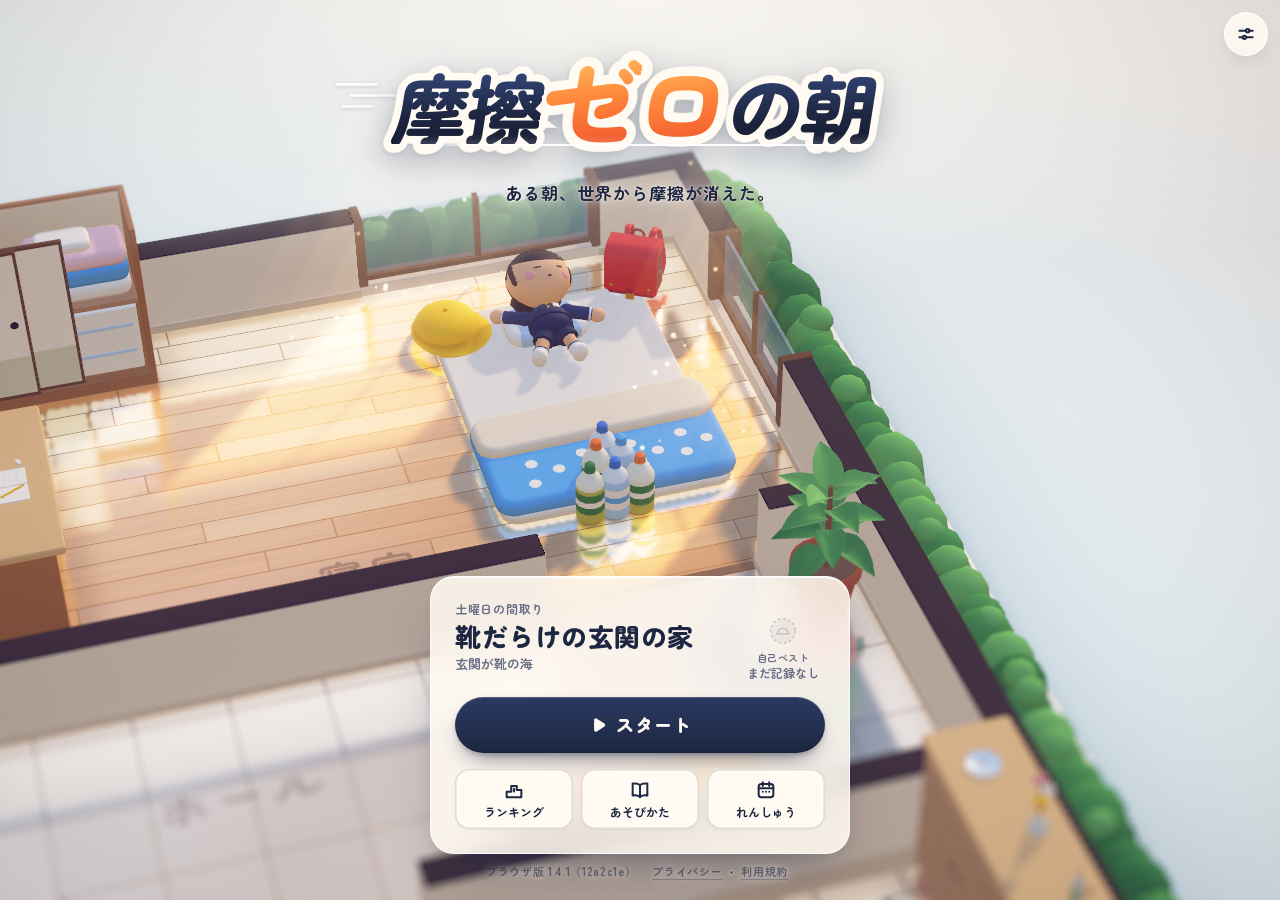
<file: index.html>
<!doctype html>
<html lang="ja">
<head>
<meta charset="utf-8">
<meta name="viewport" content="width=device-width, initial-scale=1, maximum-scale=1, user-scalable=no, viewport-fit=cover">
<title>摩擦ゼロの朝</title>
<meta name="description" content="ある朝、世界から摩擦が消えた。歩けない、止まれない。持ち物を投げた反動だけで、ふとんから玄関の外まで出よう。毎日ちがう間取り、みんな同じ家。ブラウザでそのまま遊べます。">
<link rel="canonical" href="https://masatsu-zero.kumao.app/">
<meta property="og:type" content="website">
<meta property="og:site_name" content="摩擦ゼロの朝">
<meta property="og:locale" content="ja_JP">
<meta property="og:url" content="https://masatsu-zero.kumao.app/">
<meta property="og:title" content="摩擦ゼロの朝">
<meta property="og:description" content="歩けない、止まれない。持ち物を投げた反動だけで、ふとんから玄関の外へ。家を出るまでの秒数を、今日の間取りで競おう。ブラウザでそのまま遊べます。">
<meta property="og:image" content="https://masatsu-zero.kumao.app/assets/og/nofriction-og-1.jpg">
<meta property="og:image:type" content="image/jpeg">
<meta property="og:image:width" content="1200">
<meta property="og:image:height" content="630">
<meta property="og:image:alt" content="朝日の差しこむ小さな家の模型。ふとんの上に、黄色い帽子とランドセルの子ども">
<meta name="twitter:card" content="summary_large_image">
<meta name="theme-color" content="#fffbf3">
<meta name="color-scheme" content="light">
<meta name="format-detection" content="telephone=no">
<meta name="mobile-web-app-capable" content="yes">
<meta name="apple-mobile-web-app-capable" content="yes">
<meta name="apple-mobile-web-app-title" content="摩擦ゼロの朝">
<meta name="apple-mobile-web-app-status-bar-style" content="default">
<link rel="manifest" href="manifest.webmanifest">
<link rel="icon" type="image/png" sizes="32x32" href="assets/icons/favicon-32.png">
<link rel="apple-touch-icon" href="assets/icons/apple-touch-icon.png">
<script type="importmap">{"imports": {"three": "./v/12a2c1e0fbce/vendor/three/three.module.js"}}</script>
<link rel="preload" href="fonts/zen-maru-gothic-900.2374f5a8.woff" as="font" type="font/woff" crossorigin>
<link rel="preload" href="fonts/zen-maru-gothic-700.bdc3952c.woff" as="font" type="font/woff" crossorigin>
<link rel="modulepreload" href="v/12a2c1e0fbce/js/game.js">
<link rel="modulepreload" href="v/12a2c1e0fbce/js/ui.js">
<link rel="modulepreload" href="v/12a2c1e0fbce/js/text.js">
<link rel="modulepreload" href="v/12a2c1e0fbce/js/store.js">
<link rel="modulepreload" href="v/12a2c1e0fbce/js/input.js">
<link rel="modulepreload" href="v/12a2c1e0fbce/js/aimview.js">
<link rel="modulepreload" href="v/12a2c1e0fbce/js/card.js">
<link rel="modulepreload" href="v/12a2c1e0fbce/js/video.js">
<link rel="modulepreload" href="v/12a2c1e0fbce/js/stage.js">
<link rel="modulepreload" href="v/12a2c1e0fbce/js/sfx.js">
<link rel="modulepreload" href="v/12a2c1e0fbce/js/kit.js">
<link rel="modulepreload" href="v/12a2c1e0fbce/js/models.js">
<link rel="modulepreload" href="v/12a2c1e0fbce/vendor/three/three.module.js">
<link rel="stylesheet" href="v/12a2c1e0fbce/app.css">
</head>
<body>
<canvas id="stage" aria-label="上から見た家。寝室のふとんから玄関まで"></canvas>
<div id="ui"></div>
<script src="v/12a2c1e0fbce/js/web.js"></script>
<script src="v/12a2c1e0fbce/js/layouts.js"></script>
<script src="v/12a2c1e0fbce/js/core.js"></script>
<script type="module" src="v/12a2c1e0fbce/js/game.js"></script>
</body>
</html>
</file>
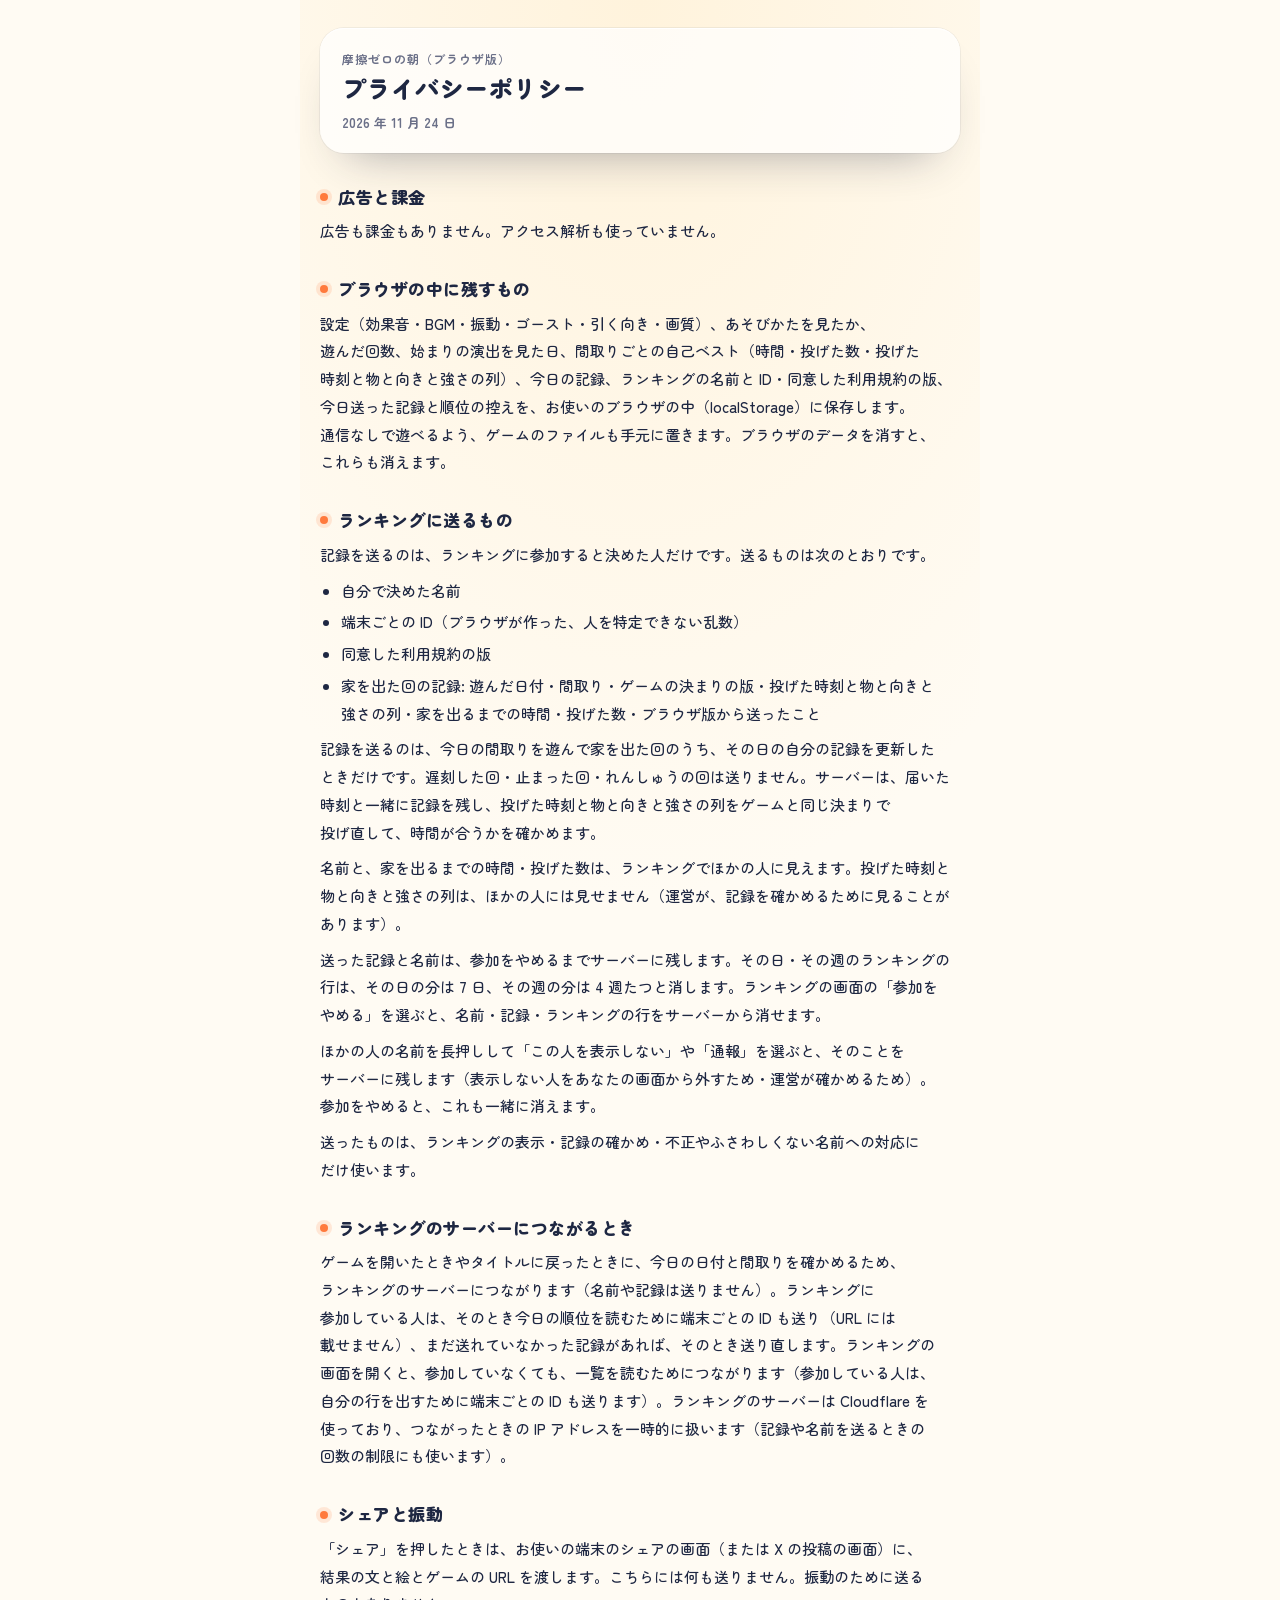
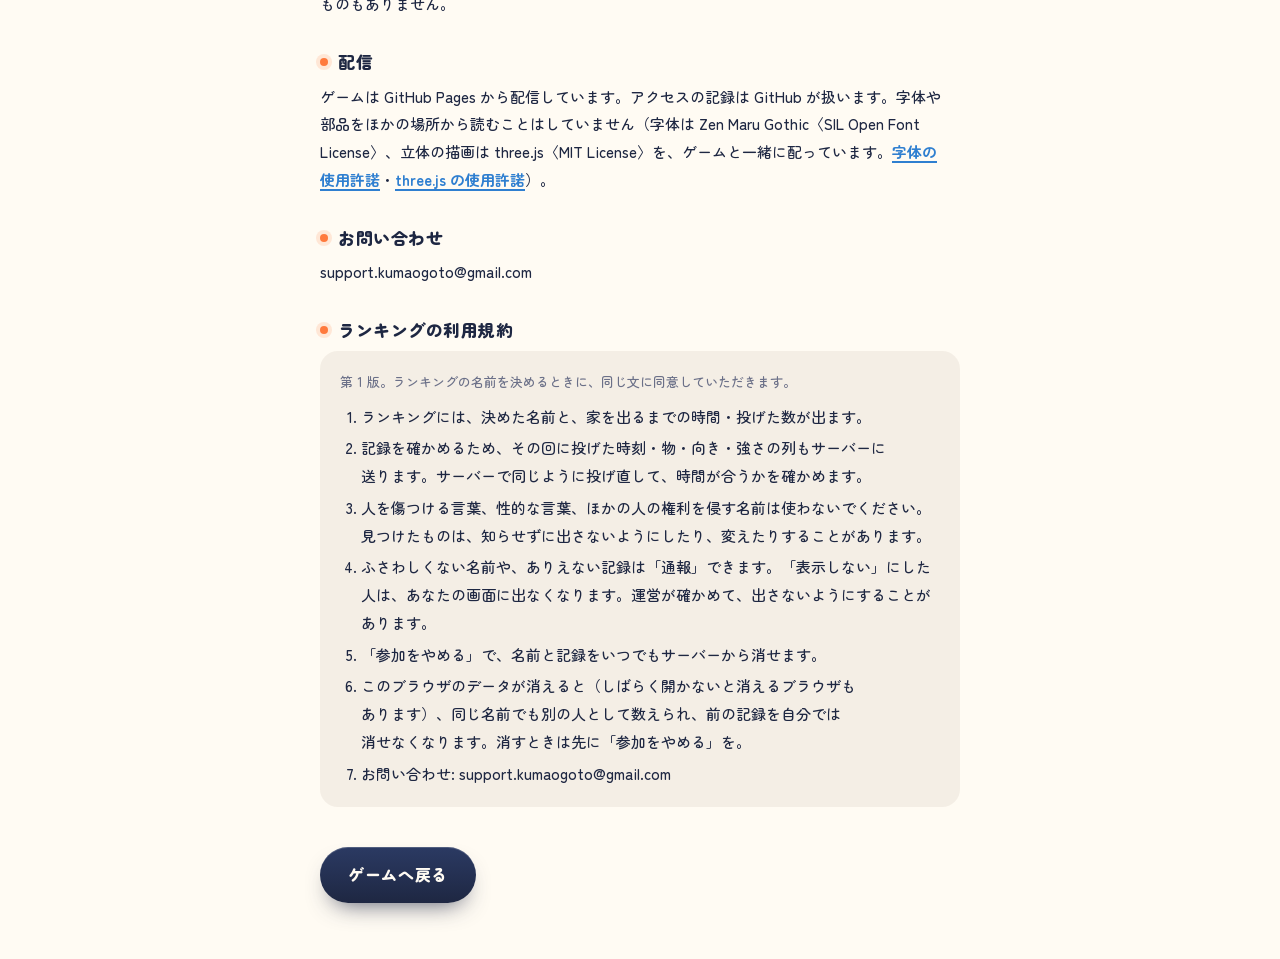
<file: privacy.html>
<!doctype html>
<html lang="ja">
<head>
<meta charset="utf-8">
<meta name="viewport" content="width=device-width,initial-scale=1,viewport-fit=cover">
<title>プライバシーポリシー · 摩擦ゼロの朝</title>
<meta name="robots" content="noindex">
<meta name="color-scheme" content="light">
<meta name="theme-color" content="#fffbf3">
<link rel="icon" type="image/png" sizes="32x32" href="assets/icons/favicon-32.png">
<style>
@font-face { font-family: "Zen Maru Gothic"; font-weight: 500; font-style: normal; font-display: swap; src: url("fonts/zen-maru-gothic-500.ec702718.woff") format("woff"); }
@font-face { font-family: "Zen Maru Gothic"; font-weight: 700; font-style: normal; font-display: swap; src: url("fonts/zen-maru-gothic-700.bdc3952c.woff") format("woff"); }
@font-face { font-family: "Zen Maru Gothic"; font-weight: 900; font-style: normal; font-display: swap; src: url("fonts/zen-maru-gothic-900.2374f5a8.woff") format("woff"); }
/* 色と字はゲームの本体と同じ: 紺の墨・生成りの紙・Zen Maru Gothic */
:root{--ink:#1e2742;--ink-2:#2b3a63;--paper:#fffbf3;--sky:#2f7fd0;--muted:#6b7088;--tint:rgba(96,74,44,.07);--sun:#ff7a3d}
*{box-sizing:border-box}
html{background:var(--paper)}
body{margin:0 auto;max-width:680px;padding-block:calc(env(safe-area-inset-top,0px) + 28px) calc(env(safe-area-inset-bottom,0px) + 48px);padding-left:max(20px,env(safe-area-inset-left,0px));padding-right:max(20px,env(safe-area-inset-right,0px));
  color:var(--ink);background:radial-gradient(120% 50% at 50% 0%,#fff3dc 0%,rgba(255,251,243,0) 70%) no-repeat,var(--paper);
  font-family:"Zen Maru Gothic","Hiragino Maru Gothic ProN","Hiragino Sans","Yu Gothic","Noto Sans JP",system-ui,sans-serif;font-weight:500;line-height:1.85;font-size:15px;
  overflow-wrap:anywhere;word-break:auto-phrase;-webkit-text-size-adjust:100%;text-size-adjust:100%;-webkit-font-smoothing:antialiased}
.nb{display:inline-block}
.head{position:relative;margin:0 0 24px;padding:20px 22px 18px;border-radius:24px;background:rgba(255,255,255,.72);box-shadow:inset 0 1px 0 #fff,0 0 0 1px rgba(30,39,66,.06),0 24px 48px -28px rgba(30,39,66,.45)}
.eyebrow{margin:0 0 2px;font-size:12px;font-weight:700;color:var(--muted);letter-spacing:.08em}
h1{margin:0;font-size:24px;font-weight:900;line-height:1.35;letter-spacing:.02em}
.date{margin:6px 0 0;font-size:13px;font-weight:700;color:var(--muted)}
h2{margin:32px 0 6px;font-size:17px;font-weight:900;line-height:1.45;letter-spacing:.03em;display:flex;align-items:center;gap:10px}
h2::before{content:"";flex:none;width:8px;height:8px;border-radius:50%;background:var(--sun);box-shadow:0 0 0 4px rgba(255,122,61,.16)}
p,ul,ol{margin:8px 0}
ul,ol{padding-left:1.4em}
li{margin:4px 0}
small{color:var(--muted);font-size:13px}
a{color:var(--sky);font-weight:700;text-decoration-thickness:1.5px;text-underline-offset:3px}
.terms{margin-top:8px;padding:8px 20px 12px;border-radius:18px;background:var(--tint)}
.back{display:inline-flex;align-items:center;justify-content:center;min-height:56px;margin-top:32px;padding:0 28px;border-radius:999px;background:linear-gradient(180deg,var(--ink-2),var(--ink));color:var(--paper);font-weight:900;font-size:16px;letter-spacing:.04em;text-decoration:none;box-shadow:inset 0 1px 0 rgba(255,255,255,.18),0 12px 24px -12px rgba(30,39,66,.8);transition:transform .18s cubic-bezier(.2,.8,.2,1)}
.back:active{transform:scale(.97)}
a:focus-visible{outline:3px solid var(--sky);outline-offset:3px;border-radius:6px}
@media (max-width:359px){body{padding-left:max(16px,env(safe-area-inset-left,0px));padding-right:max(16px,env(safe-area-inset-right,0px))}.head{padding:16px 16px 14px}h1{font-size:22px}}
</style>
</head>
<body>
<div class="head">
<p class="eyebrow">摩擦ゼロの朝（ブラウザ版）</p>
<h1><span class="nb">プライバシー</span><span class="nb">ポリシー</span></h1>
<p class="date">2026 年 11 月 24 日</p>
</div>
<h2>広告と課金</h2>
<p>広告も課金もありません。アクセス解析も使っていません。</p>
<h2>ブラウザの中に残すもの</h2>
<p>設定（効果音・BGM・振動・ゴースト・引く向き・画質）、あそびかたを見たか、遊んだ回数、始まりの演出を見た日、間取りごとの自己ベスト（時間・投げた数・投げた時刻と物と向きと強さの列）、今日の記録、ランキングの名前と ID・同意した利用規約の版、今日送った記録と順位の控えを、お使いのブラウザの中（localStorage）に保存します。通信なしで遊べるよう、ゲームのファイルも手元に置きます。ブラウザのデータを消すと、これらも消えます。</p>
<h2>ランキングに送るもの</h2>
<p>記録を送るのは、ランキングに参加すると決めた人だけです。送るものは次のとおりです。</p>
<ul>
<li>自分で決めた名前</li>
<li>端末ごとの ID（ブラウザが作った、人を特定できない乱数）</li>
<li>同意した利用規約の版</li>
<li>家を出た回の記録: 遊んだ日付・間取り・ゲームの決まりの版・投げた時刻と物と向きと強さの列・家を出るまでの時間・投げた数・ブラウザ版から送ったこと</li>
</ul>
<p>記録を送るのは、今日の間取りを遊んで家を出た回のうち、その日の自分の記録を更新したときだけです。遅刻した回・止まった回・れんしゅうの回は送りません。サーバーは、届いた時刻と一緒に記録を残し、投げた時刻と物と向きと強さの列をゲームと同じ決まりで投げ直して、時間が合うかを確かめます。</p>
<p>名前と、家を出るまでの時間・投げた数は、ランキングでほかの人に見えます。投げた時刻と物と向きと強さの列は、ほかの人には見せません（運営が、記録を確かめるために見ることがあります）。</p>
<p>送った記録と名前は、参加をやめるまでサーバーに残します。その日・その週のランキングの行は、その日の分は 7 日、その週の分は 4 週たつと消します。ランキングの画面の「参加をやめる」を選ぶと、名前・記録・ランキングの行をサーバーから消せます。</p>
<p>ほかの人の名前を長押しして「この人を表示しない」や「通報」を選ぶと、そのことをサーバーに残します（表示しない人をあなたの画面から外すため・運営が確かめるため）。参加をやめると、これも一緒に消えます。</p>
<p>送ったものは、ランキングの表示・記録の確かめ・不正やふさわしくない名前への対応にだけ使います。</p>
<h2>ランキングのサーバーにつながるとき</h2>
<p>ゲームを開いたときやタイトルに戻ったときに、今日の日付と間取りを確かめるため、ランキングのサーバーにつながります（名前や記録は送りません）。ランキングに参加している人は、そのとき今日の順位を読むために端末ごとの ID も送り（URL には載せません）、まだ送れていなかった記録があれば、そのとき送り直します。ランキングの画面を開くと、参加していなくても、一覧を読むためにつながります（参加している人は、自分の行を出すために端末ごとの ID も送ります）。ランキングのサーバーは Cloudflare を使っており、つながったときの IP アドレスを一時的に扱います（記録や名前を送るときの回数の制限にも使います）。</p>
<h2>シェアと振動</h2>
<p>「シェア」を押したときは、お使いの端末のシェアの画面（または X の投稿の画面）に、結果の文と絵とゲームの URL を渡します。こちらには何も送りません。振動のために送るものもありません。</p>
<h2>配信</h2>
<p>ゲームは GitHub Pages から配信しています。アクセスの記録は GitHub が扱います。字体や部品をほかの場所から読むことはしていません（字体は Zen Maru Gothic〈SIL Open Font License〉、立体の描画は three.js〈MIT License〉を、ゲームと一緒に配っています。<a href="assets/licenses/OFL-ZenMaruGothic.txt">字体の使用許諾</a>・<a href="assets/licenses/three.js-LICENSE.txt">three.js の使用許諾</a>）。</p>
<h2>お問い合わせ</h2>
<p>support.kumaogoto@gmail.com</p>
<h2 id="terms">ランキングの利用規約</h2>
<div class="terms">
<p><small>第 1 版。ランキングの名前を決めるときに、同じ文に同意していただきます。</small></p>
<ol>
<li>ランキングには、決めた名前と、家を出るまでの時間・投げた数が出ます。</li>
<li>記録を確かめるため、その回に投げた時刻・物・向き・強さの列もサーバーに送ります。サーバーで同じように投げ直して、時間が合うかを確かめます。</li>
<li>人を傷つける言葉、性的な言葉、ほかの人の権利を侵す名前は使わないでください。見つけたものは、知らせずに出さないようにしたり、変えたりすることがあります。</li>
<li>ふさわしくない名前や、ありえない記録は「通報」できます。「表示しない」にした人は、あなたの画面に出なくなります。運営が確かめて、出さないようにすることがあります。</li>
<li>「参加をやめる」で、名前と記録をいつでもサーバーから消せます。</li>
<li>このブラウザのデータが消えると（しばらく開かないと消えるブラウザもあります）、同じ名前でも別の人として数えられ、前の記録を自分では消せなくなります。消すときは先に「参加をやめる」を。</li>
<li>お問い合わせ: support.kumaogoto@gmail.com</li>
</ol>
</div>
<p><a class="back" href="./">ゲームへ戻る</a></p>
</body>
</html>
</file>
<file: v/12a2c1e0fbce/app.css>
@font-face { font-family: "Zen Maru Gothic"; font-weight: 500; font-style: normal; font-display: swap; src: url("../../fonts/zen-maru-gothic-500.ec702718.woff") format("woff"); }
@font-face { font-family: "Zen Maru Gothic"; font-weight: 700; font-style: normal; font-display: swap; src: url("../../fonts/zen-maru-gothic-700.bdc3952c.woff") format("woff"); }
@font-face { font-family: "Zen Maru Gothic"; font-weight: 900; font-style: normal; font-display: swap; src: url("../../fonts/zen-maru-gothic-900.2374f5a8.woff") format("woff"); }



:root {
  --ink: #1e2742;
  --ink-2: #2b3a63;
  --paper: #fffbf3;
  --sun: #ff7a3d;
  --red: #e5392f;
  --yellow: #ffd23f;
  --sky: #2f7fd0;
  --fly: #ffae2e;
  --fly-deep: #e98a0c;
  --muted: #6b7088;
  --line: rgba(30, 39, 66, .12);
  --tint: rgba(96, 74, 44, .07);
  --font: "Zen Maru Gothic", "Hiragino Maru Gothic ProN", "Hiragino Sans", "Yu Gothic", "Noto Sans JP", system-ui, sans-serif;
  --glass: rgba(255, 251, 243, .86);
  --glass-lite: rgba(255, 251, 243, .74);
  --glass-blur: blur(18px) saturate(1.4);
  --edge: rgba(255, 255, 255, .78);
  --shadow-card: inset 0 1px 0 rgba(255, 255, 255, .9), 0 28px 56px -24px rgba(30, 39, 66, .46), 0 8px 20px -8px rgba(30, 39, 66, .18);
  --shadow-chip: 0 10px 24px -12px rgba(30, 39, 66, .42), 0 2px 6px -2px rgba(30, 39, 66, .14);
  --r-lg: 24px;
  --r-sm: 14px;
  --t-fast: 180ms;
  --t-mid: 240ms;
  --t-slow: 320ms;
  --ease-out: cubic-bezier(.2, .8, .2, 1);
  --ease-in: cubic-bezier(.5, 0, .75, 0);
  --spring: cubic-bezier(.2, .9, .25, 1.15);
  --pop: cubic-bezier(.2, .9, .25, 1.3);
  --sat: env(safe-area-inset-top, 0px);
  --sab: env(safe-area-inset-bottom, 0px);
  --sal: env(safe-area-inset-left, 0px);
  --sar: env(safe-area-inset-right, 0px);
}
@supports (transition-timing-function: linear(0, 1)) {
  :root {
    --spring: linear(0, 0.044, 0.150, 0.287, 0.431, 0.569, 0.691, 0.793, 0.874, 0.936, 0.980, 1.009, 1.027, 1.036, 1.038, 1.037, 1.033, 1.028, 1.022, 1.017, 1.012, 1.008, 1.005, 1.003, 1.001, 1, 1, 1, 1);
    --pop: linear(0, 0.052, 0.183, 0.357, 0.544, 0.722, 0.875, 0.996, 1.083, 1.136, 1.160, 1.161, 1.146, 1.121, 1.091, 1.061, 1.034, 1.011, 0.994, 0.982, 0.976, 0.973, 0.975, 0.978, 0.982, 0.987, 0.992, 0.996, 1, 1.002, 1.003, 1.002, 1);
  }
}
html, body { margin: 0; height: 100%; background: var(--paper); }
body {
  overflow: hidden; overscroll-behavior: none;
  -webkit-text-size-adjust: 100%; text-size-adjust: 100%;
  -webkit-tap-highlight-color: transparent;
}
#stage { position: fixed; inset: 0; width: 100%; height: 100%; display: block; touch-action: none; outline: none; }
#stage, #ui, #pull { -webkit-user-select: none; user-select: none; -webkit-touch-callout: none; }
#ui :where(input:not([type="range"]), textarea, [contenteditable]) { -webkit-user-select: text; user-select: text; -webkit-touch-callout: default; }
#ui {
  position: fixed; inset: 0; z-index: 1; pointer-events: none; overflow: hidden;
  font-family: var(--font); font-weight: 500; color: var(--ink); line-height: 1.5;
  -webkit-font-smoothing: antialiased; -moz-osx-font-smoothing: grayscale;
  font-synthesis: none; font-kerning: normal;
}
:where(#ui) *, :where(#ui) *::before, :where(#ui) *::after { box-sizing: border-box; }
:where(#ui) :where(p, h1, h2, h3, ul, figure) { margin: 0; }
:where(#ui) [hidden] { display: none !important; }
:where(#ui) button { font: inherit; color: inherit; margin: 0; border: 0; background: none; padding: 0; cursor: pointer; touch-action: manipulation; -webkit-tap-highlight-color: transparent; }
:where(#ui) button:disabled { cursor: default; }
:where(#ui) button:focus-visible { outline: 3px solid var(--sky); outline-offset: 3px; }
:where(#ui) [tabindex="-1"]:focus { outline: none; }
:where(#ui) :where(p, li, h2, h3, .hint-t) { word-break: auto-phrase; overflow-wrap: anywhere; text-wrap: pretty; }
.digits { display: inline-flex; justify-content: center; white-space: nowrap; }
.dg { display: inline-block; width: .52em; text-align: center; }
.dg.dot { width: .26em; }
.dg.off { width: 0; overflow: hidden; }
.digits.keep .dg.off { width: .52em; }
.nf-defs { position: absolute; width: 0; height: 0; overflow: hidden; }
.layer { position: absolute; inset: 0; visibility: hidden; transition: visibility 0s linear var(--t-slow); }
.layer[data-on] { visibility: visible; transition-delay: 0s; }
.pe { pointer-events: auto; }
.layer:not([data-on]) .pe { pointer-events: none; }
.L-title { z-index: 10; }
.L-hud, .L-bar { z-index: 20; }
.L-pause, .L-result { z-index: 40; }
.L-modal { z-index: 60; }
.ic { width: 22px; height: 22px; flex: none; fill: none; stroke: currentColor; stroke-width: 2; stroke-linecap: round; stroke-linejoin: round; overflow: visible; }
.ic * { vector-effect: non-scaling-stroke; }
.ic.solid { fill: currentColor; }
.pic { width: 100%; height: 100%; fill: none; stroke: var(--ink); stroke-width: 1.6; stroke-linejoin: round; stroke-linecap: round; overflow: visible; }
.medal { flex: none; overflow: visible; }
.medal .rb-l { fill: var(--ink-2); }
.medal .rb-r { fill: var(--sky); }
.medal .rb-s { fill: rgba(255, 255, 255, .55); }
.medal .m-rim { fill: var(--m-d); }
.medal .m-ring { fill: none; stroke: rgba(255, 255, 255, .6); stroke-width: 1.2; }
.medal .m-eng { fill: none; stroke: var(--m-d); stroke-width: 1.8; stroke-linecap: round; opacity: .8; }
.medal .m-gloss { fill: none; stroke: rgba(255, 255, 255, .9); stroke-width: 2.4; stroke-linecap: round; }
.medal.gold { --m-d: #b27a0e; }
.medal.silver { --m-d: #7c8796; }
.medal.bronze { --m-d: #8a4a1e; }
.medal.none .m-empty { fill: rgba(30, 39, 66, .05); stroke: rgba(30, 39, 66, .22); stroke-width: 1.6; stroke-dasharray: 3.2 3.2; }
.medal.none .m-empty-sun { fill: none; stroke: rgba(30, 39, 66, .22); stroke-width: 1.6; stroke-linecap: round; }
.card, .sheet, .btn-round, .tray, .timer {
  background: var(--glass);
  -webkit-backdrop-filter: var(--glass-blur); backdrop-filter: var(--glass-blur);
  box-shadow: var(--shadow-card);
  border: 1px solid var(--edge);
}
.card { border-radius: var(--r-lg); }
.btn {
  display: flex; align-items: center; justify-content: center;
  min-height: 48px; padding: 0 20px; border-radius: 999px;
  font-size: 16px; font-weight: 700; line-height: 1.2; letter-spacing: .02em; text-align: center;
  transition: transform var(--t-fast) var(--ease-out), box-shadow var(--t-fast) var(--ease-out), background-color var(--t-fast);
}
.btn:active { transform: scale(.97); }
.btn-in { display: inline-flex; align-items: center; justify-content: center; gap: 8px; min-width: 0; white-space: nowrap; }
.btn .ic { width: 20px; height: 20px; }
.btn-primary {
  background: linear-gradient(180deg, var(--ink-2) 0%, var(--ink) 100%); color: var(--paper); font-weight: 900;
  box-shadow: inset 0 1px 0 rgba(255, 255, 255, .18), inset 0 -2px 0 rgba(0, 0, 0, .12), 0 12px 24px -12px rgba(30, 39, 66, .8), 0 2px 4px rgba(30, 39, 66, .18);
}
.btn-xl { min-height: 56px; font-size: 18px; letter-spacing: .06em; }
.btn-secondary { background: var(--paper); color: var(--ink); box-shadow: inset 0 0 0 1.5px rgba(30, 39, 66, .2), 0 1px 2px rgba(30, 39, 66, .06); }
.grow { flex: 1 1 auto; min-width: 0; }
.btn-round { display: grid; place-items: center; width: 44px; height: 44px; border-radius: 50%; color: var(--ink); transition: transform var(--t-fast) var(--ease-out); flex: none; }
.btn-round:active { transform: scale(.92); }
.btn-round .ic { width: 20px; height: 20px; }
.btn-round.sm { background: var(--tint); box-shadow: none; border-color: transparent; -webkit-backdrop-filter: none; backdrop-filter: none; }
.tile {
  display: flex; flex-direction: column; align-items: center; justify-content: center; gap: 4px;
  min-width: 0; min-height: 60px; padding: 8px 4px; border-radius: var(--r-sm);
  background: var(--paper); box-shadow: inset 0 0 0 1.5px rgba(30, 39, 66, .14), 0 1px 2px rgba(30, 39, 66, .05);
  font-size: 12px; font-weight: 700; line-height: 1.2; letter-spacing: 0; white-space: nowrap;
  transition: transform var(--t-fast) var(--ease-out), background-color var(--t-fast);
}
.tile:active { transform: scale(.96); }
.tile .ic { width: 22px; height: 22px; }
.tile-sq { flex: none; width: 72px; min-height: 56px; padding: 6px 2px; font-size: 11px; }
.tile-sq .ic { width: 20px; height: 20px; }
.eyebrow { font-size: 12px; font-weight: 700; color: var(--muted); letter-spacing: .06em; line-height: 1.4; }
.tag {
  display: inline-flex; align-items: center; gap: 4px; height: 24px; padding: 0 10px; border-radius: 999px;
  font-size: 12px; font-weight: 900; letter-spacing: .04em; white-space: nowrap;
}
.tag .ic { width: 14px; height: 14px; }
.tag-practice { color: var(--sky); background: rgba(47, 127, 208, .1); box-shadow: inset 0 0 0 1px rgba(47, 127, 208, .25); }
.tag-new { color: var(--ink); background: var(--yellow); box-shadow: 0 6px 14px -6px rgba(214, 160, 0, .8); transform: rotate(-3deg); }
@media (hover: hover) {
  .btn-secondary:hover, .tile:hover { background: #fff; }
  .btn-primary:hover { background: linear-gradient(180deg, #34457a 0%, #222c4b 100%); }
  .btn-round:hover { background: rgba(255, 255, 255, .95); }
}
.L-title {
  display: flex; flex-direction: column; justify-content: space-between;
  padding: calc(var(--sat) + 72px) calc(16px + var(--sar)) calc(var(--sab) + 8px) calc(16px + var(--sal));
}
.L-title::before {
  content: ""; position: absolute; left: 0; right: 0; top: 0; height: 46%;
  background: radial-gradient(90% 70% at 50% 0%, rgba(255, 251, 243, .78) 0%, rgba(255, 251, 243, .38) 45%, rgba(255, 251, 243, 0) 100%);
  opacity: 0; transition: opacity var(--t-slow) var(--ease-out);
}
.L-title[data-on]::before { opacity: 1; }
.t-top { position: relative; text-align: center; transition: opacity var(--t-mid) var(--ease-out), transform var(--t-slow) var(--ease-out); }
.L-title:not([data-on]) .t-top { opacity: 0; transform: translateY(-16px); }
.logo { display: inline-block; font-size: clamp(30px, 11.4vw, 60px); font-weight: 900; line-height: 1; letter-spacing: 0; }
.lg { position: relative; display: inline-block; padding: 0 .16em .16em .06em; }
.lg-stack { display: grid; transform: skewX(-9deg); }
.lg-line { grid-area: 1 / 1; display: flex; align-items: flex-end; white-space: nowrap; }
.lc { display: inline-block; letter-spacing: -.03em; }
.lc.z { font-size: 1.26em; line-height: .92; }
.lg-back { filter: drop-shadow(0 10px 18px rgba(30, 39, 66, .26)) drop-shadow(0 2px 2px rgba(30, 39, 66, .12)); }
.lg-back .lc { color: var(--paper); -webkit-text-stroke: .2em var(--paper); }
.lg-front .lc {
  color: transparent;
  background-image:
    linear-gradient(105deg, rgba(255, 255, 255, 0) 0 40%, rgba(255, 255, 255, .95) 49%, rgba(255, 255, 255, 0) 58% 100%),
    linear-gradient(180deg, #34477a 0%, #1e2742 62%, #161d33 100%);
  background-size: 320% 100%, 100% 100%; background-repeat: no-repeat; background-position: 130% 0, 0 0;
  -webkit-background-clip: text; background-clip: text;
}
.lg-front .lc.z {
  background-image:
    linear-gradient(105deg, rgba(255, 255, 255, 0) 0 40%, rgba(255, 255, 255, .95) 49%, rgba(255, 255, 255, 0) 58% 100%),
    linear-gradient(172deg, #ffc163 0%, #ff8a3d 46%, #f2552b 100%);
}
.L-title[data-on] .lc { animation: lgIn 620ms var(--pop) both; animation-delay: calc(100ms + var(--i) * 55ms); }
.L-title[data-on] .lg-front .lc { animation: lgIn 620ms var(--pop) both, lgShine 760ms cubic-bezier(.45, 0, .2, 1) both; animation-delay: calc(100ms + var(--i) * 55ms), calc(980ms + var(--i) * 60ms); }
@keyframes lgIn { from { transform: translateX(-56px); opacity: 0; } 40% { opacity: 1; } to { transform: none; opacity: 1; } }
@keyframes lgShine { from { background-position: 130% 0, 0 0; } to { background-position: -40% 0, 0 0; } }
.lg-mirror { position: absolute; left: .04em; right: .04em; top: calc(100% - .16em); height: .55em; overflow: hidden; pointer-events: none; opacity: .2; -webkit-mask-image: linear-gradient(180deg, #000 0%, transparent 90%); mask-image: linear-gradient(180deg, #000 0%, transparent 90%); }
.lg-ref { display: flex; align-items: flex-end; white-space: nowrap; transform: scaleY(-1) skewX(9deg); transform-origin: 50% 0; position: absolute; left: 0; top: 0; }
.lg-ref .lc { color: var(--ink); }
.lg-ref .lc.z { color: var(--sun); }
.lg-ice { position: absolute; left: 2%; right: 2%; bottom: .14em; height: 2px; border-radius: 2px; background: linear-gradient(90deg, rgba(255, 255, 255, 0), rgba(255, 255, 255, .95) 18%, rgba(255, 255, 255, .95) 82%, rgba(255, 255, 255, 0)); box-shadow: 0 0 10px rgba(255, 255, 255, .9); transform-origin: 0 50%; }
.L-title[data-on] .lg-ice { animation: iceIn 700ms var(--ease-out) 60ms both; }
@keyframes iceIn { from { transform: scaleX(0); opacity: 0; } to { transform: none; opacity: 1; } }
.lg-streak { position: absolute; right: calc(100% - .12em); top: 18%; width: .9em; height: .54em; overflow: visible; fill: none; stroke: #fff; stroke-width: 3.2; stroke-linecap: round; filter: drop-shadow(0 1px 2px rgba(30, 39, 66, .18)); }
.lg-streak path { stroke-dasharray: 60; stroke-dashoffset: 0; }
.L-title[data-on] .lg-streak path { animation: streak 900ms var(--ease-out) both; }
.L-title[data-on] .lg-streak path:nth-child(2) { animation-delay: 60ms; }
.L-title[data-on] .lg-streak path:nth-child(3) { animation-delay: 120ms; }
@keyframes streak { from { stroke-dashoffset: -60; opacity: 0; } 30% { opacity: 1; } to { stroke-dashoffset: 0; opacity: .9; } }
.lg-glint { position: absolute; left: 63%; top: -.2em; width: .38em; height: .38em; fill: #fff; filter: drop-shadow(0 0 6px rgba(255, 255, 255, .95)) drop-shadow(0 0 2px rgba(255, 190, 120, .9)); opacity: 0; transform: scale(0); }
.L-title[data-on] .lg-glint { animation: glint 900ms var(--ease-out) 1300ms both; }
@keyframes glint { 0% { opacity: 0; transform: scale(0) rotate(-45deg); } 35% { opacity: 1; transform: scale(1.1) rotate(0); } 100% { opacity: 0; transform: scale(.2) rotate(45deg); } }
#ui.fonts-wait .L-title .lg, #ui.fonts-wait .L-title .tagline { visibility: hidden; }
#ui.fonts-wait .L-title * { animation-play-state: paused !important; }
#ui.title-again .L-title[data-on] .lc { animation-duration: 360ms, 760ms; animation-delay: calc(var(--i) * 20ms), calc(400ms + var(--i) * 60ms); }
.tagline { margin-top: 20px; font-size: 15px; font-weight: 700; letter-spacing: .06em; color: var(--ink); text-shadow: 0 0 12px rgba(255, 251, 243, .95), 0 0 2px rgba(255, 251, 243, .9); }
.L-title[data-on] .tagline { animation: fadeUp 520ms var(--ease-out) 620ms both; }
@keyframes fadeUp { from { opacity: 0; transform: translateY(8px); } to { opacity: 1; transform: none; } }
.t-gear { position: absolute; top: calc(var(--sat) + 12px); right: calc(12px + var(--sar)); transition: transform var(--t-slow) var(--spring), opacity var(--t-mid); }
.L-title:not([data-on]) .t-gear { opacity: 0; transform: scale(.6); }
.t-bottom { position: relative; display: flex; flex-direction: column; align-items: center; gap: 8px; }
.t-card {
  width: 100%; max-width: 420px; padding: 20px; display: flex; flex-direction: column; gap: 16px;
  transition: transform var(--t-slow) var(--spring), opacity var(--t-mid) var(--ease-out);
}
.L-title:not([data-on]) .t-card { transform: translateY(calc(100% + 48px)); opacity: 0; transition: transform var(--t-mid) var(--ease-in), opacity var(--t-mid) var(--ease-in); }
.t-info { display: flex; align-items: flex-start; gap: 12px; }
.t-text { flex: 1 1 auto; min-width: 0; display: flex; flex-direction: column; gap: 2px; }
.t-name { font-size: clamp(22px, 6.6vw, 26px); font-weight: 900; line-height: 1.25; letter-spacing: .02em; overflow-wrap: anywhere; text-wrap: balance; }
.t-theme { font-size: 13px; color: var(--muted); font-weight: 700; line-height: 1.4; overflow-wrap: anywhere; }
.t-best { flex: none; width: 84px; display: flex; flex-direction: column; align-items: center; gap: 0; padding-top: 2px; text-align: center; }
.t-medal .medal { width: 40px; height: 46px; display: block; }
.t-best-l { margin-top: 2px; font-size: 10px; font-weight: 700; color: var(--muted); letter-spacing: .04em; line-height: 1.4; white-space: nowrap; }
.t-best-v { font-size: 12px; font-weight: 700; color: var(--muted); line-height: 1.3; white-space: nowrap; }
.t-best.has .t-best-v { font-size: 18px; font-weight: 900; color: var(--ink); font-variant-numeric: tabular-nums; }
.t-best-v small { font-size: 11px; font-weight: 700; }
.t-tiles { display: grid; grid-template-columns: repeat(3, minmax(0, 1fr)); gap: 8px; }
.t-ver { font-size: 11px; font-weight: 700; color: rgba(30, 39, 66, .55); letter-spacing: .08em; font-variant-numeric: tabular-nums; min-height: 16px; transition: opacity var(--t-mid); }
.L-title:not([data-on]) .t-ver { opacity: 0; }
.hud {
  position: absolute; top: 0; left: 0; right: 0; margin: 0 auto; max-width: 640px;
  padding: calc(var(--sat) + 8px) calc(12px + var(--sar)) 0 calc(12px + var(--sal));
  display: grid; grid-template-columns: 44px minmax(0, 1fr) 44px; grid-template-areas: "p t r"; align-items: start; column-gap: 8px;
  transition: transform var(--t-slow) var(--spring), opacity var(--t-mid) var(--ease-out);
}
.h-pause { grid-area: p; }
.h-retry { grid-area: r; }
.timer { grid-area: t; justify-self: center; }
.L-hud:not([data-on]) .hud { transform: translateY(-110%); opacity: 0; transition: transform var(--t-mid) var(--ease-in), opacity var(--t-mid) var(--ease-in); }
.nf[data-quiet] .L-hud[data-on] .hud { opacity: 0; transform: translateY(-10px); transition: opacity 260ms var(--ease-out), transform var(--t-slow) var(--ease-out); }
.nf[data-quiet] .L-bar[data-on] .bar { opacity: 0; transform: translateY(10px); transition: opacity 260ms var(--ease-out), transform var(--t-slow) var(--ease-out); }
.nf[data-quiet] .L-hud .pe, .nf[data-quiet] .L-bar .pe { pointer-events: none; }
.nf[data-base="pause"] .hud { opacity: .55; }
.hud .btn-round { margin-top: 4px; }
.timer {
  position: relative; display: flex; flex-direction: column; align-items: center;
  min-width: 136px; padding: 2px 20px 10px; border-radius: 22px;
  background: var(--glass-lite);
  transition: background-color var(--t-mid), color var(--t-mid), box-shadow var(--t-mid);
}
.timer-row { display: flex; align-items: baseline; gap: 2px; }
.timer-v { font-size: 36px; font-weight: 900; line-height: 1.12; transition: opacity var(--t-mid); }
.timer-u { font-size: 13px; font-weight: 900; opacity: .7; }
.timer-bar { position: absolute; left: 16px; right: 16px; bottom: 5px; height: 3px; border-radius: 2px; background: rgba(30, 39, 66, .1); overflow: hidden; }
.timer-bar > span { display: block; height: 100%; border-radius: 2px; background: var(--ink); transform-origin: 0 50%; transition: transform 100ms linear, background-color var(--t-mid); }
.timer.idle .timer-v, .timer.idle .timer-u { opacity: .42; }
.timer.idle .timer-bar > span { background: rgba(30, 39, 66, .35); }
.timer.hot { background: rgba(229, 57, 47, .92); color: #fff; border-color: rgba(255, 180, 170, .7); box-shadow: inset 0 1px 0 rgba(255, 255, 255, .3), 0 0 0 4px rgba(229, 57, 47, .18), 0 16px 32px -12px rgba(229, 57, 47, .7); }
.timer.hot .timer-bar { background: rgba(255, 255, 255, .28); }
.timer.hot .timer-bar > span { background: #fff; }
.idle-l, .replay-l {
  position: absolute; left: 50%; top: 100%; margin-top: 6px; transform: translate(-50%, 4px); opacity: 0;
  display: flex; align-items: center; white-space: nowrap; line-height: 1;
  transition: opacity var(--t-mid) var(--ease-out), transform var(--t-mid) var(--ease-out);
}
.idle-l {
  gap: 8px; height: 30px; padding: 0 16px 0 12px; border-radius: 999px; color: var(--ink);
  background: var(--glass-lite); -webkit-backdrop-filter: var(--glass-blur); backdrop-filter: var(--glass-blur);
  box-shadow: 0 6px 14px -6px rgba(30, 39, 66, .35); border: 1px solid rgba(255, 255, 255, .6);
}
.hud.idle .idle-l:not(.off) { opacity: 1; transform: translate(-50%, 0); }
.idle-t { font-size: 13px; font-weight: 900; letter-spacing: .02em; }
.idle-dot { flex: none; width: 6px; height: 6px; border-radius: 50%; background: var(--sky); box-shadow: 0 0 0 0 rgba(47, 127, 208, .5); animation: breathe 2.4s ease-in-out infinite; }
@keyframes breathe { 0%, 100% { box-shadow: 0 0 0 0 rgba(47, 127, 208, .45); opacity: .7; } 50% { box-shadow: 0 0 0 5px rgba(47, 127, 208, 0); opacity: 1; } }
.replay-l {
  gap: 6px; height: 24px; padding: 0 12px 0 8px; border-radius: 999px;
  background: rgba(30, 39, 66, .84); color: var(--paper); box-shadow: 0 4px 12px -6px rgba(30, 39, 66, .5);
  font-size: 12px; font-weight: 900; letter-spacing: .06em;
}
.replay-l .ic { width: 16px; height: 16px; color: var(--yellow); }
.replay-l b { font-weight: 900; color: var(--yellow); font-variant-numeric: tabular-nums; }
.replay-l b:empty { display: none; }
.nf[data-base="replay"] .replay-l { opacity: 1; transform: translate(-50%, 0); }
.nf[data-base="replay"] .idle-l { opacity: 0 !important; }
.nf[data-base="replay"] .h-pause, .nf[data-base="replay"] .h-retry { visibility: hidden; pointer-events: none; }
.nf[data-base="replay"][data-rp="rec"] .hud, .nf[data-base="replay"][data-rp="done"] .hud { opacity: 0; }
.bar {
  position: absolute; left: 0; right: 0; bottom: 0;
  padding: 0 calc(4px + var(--sar)) calc(var(--sab) + 8px) calc(4px + var(--sal));
  display: flex; flex-direction: column; align-items: center; gap: 8px;
  transition: transform var(--t-slow) var(--spring), opacity var(--t-mid) var(--ease-out);
}
.L-bar:not([data-on]) .bar { transform: translateY(calc(100% + 24px)); opacity: 0; transition: transform var(--t-mid) var(--ease-in), opacity var(--t-mid) var(--ease-in); }
.hint {
  position: absolute; left: 16px; right: 16px; top: 100%; margin-top: 8px;
  display: flex; justify-content: center;
  opacity: 0; transform: translateY(-8px) scale(.96);
  transition: opacity var(--t-mid) var(--ease-out), transform var(--t-slow) var(--spring), margin-top var(--t-slow) var(--ease-out);
}
.hint:not([data-on]) { transition: opacity var(--t-mid) var(--ease-out), transform var(--t-slow) var(--spring), margin-top 0s linear var(--t-mid); }
.hint[data-on] { opacity: 1; transform: none; }
.hint-in {
  display: inline-flex; align-items: center; gap: 8px; max-width: 100%; min-height: 44px; padding: 10px 18px 10px 14px; border-radius: 22px;
  background: rgba(30, 39, 66, .84); -webkit-backdrop-filter: blur(12px) saturate(1.3); backdrop-filter: blur(12px) saturate(1.3);
  color: var(--paper); box-shadow: 0 16px 32px -16px rgba(30, 39, 66, .7), inset 0 1px 0 rgba(255, 255, 255, .12);
  font-size: 14px; font-weight: 700; line-height: 1.45; letter-spacing: .02em;
}
.hint-in .ic { width: 20px; height: 20px; color: var(--yellow); }
.hint-t { min-width: 0; }
.hint-t .ch { white-space: nowrap; }
.tray { width: 100%; max-width: 560px; display: flex; padding: 4px; border-radius: 22px; }
.slot { position: relative; flex: 1 1 0; min-width: 0; height: 72px; padding: 2px; }
.chip {
  position: relative; display: flex; flex-direction: column; align-items: center; justify-content: center; gap: 4px;
  width: 100%; height: 100%; border-radius: 16px;
  transition: transform var(--t-mid) var(--spring), background-color var(--t-fast) var(--ease-out), color var(--t-fast), box-shadow var(--t-mid) var(--ease-out), opacity var(--t-mid);
}
.art { display: grid; place-items: center; width: 34px; height: 34px; transition: filter var(--t-mid); }
.art > canvas, .art > svg { display: block; width: 100%; height: 100%; }
.slot.has-icon .art { width: clamp(30px, 11.2vw, 44px); height: clamp(30px, 11.2vw, 44px); }
.w { font-size: 11px; font-weight: 900; line-height: 1; color: var(--muted); font-variant-numeric: tabular-nums; letter-spacing: -.01em; white-space: nowrap; transition: color var(--t-fast); }
.nm { display: none; font-size: 11px; font-weight: 700; line-height: 1; white-space: nowrap; }
.cnt {
  position: absolute; top: 3px; right: 3px; min-width: 18px; height: 16px; padding: 0 4px; border-radius: 8px;
  background: var(--ink); color: var(--paper); font-size: 10px; font-weight: 900; line-height: 16px; text-align: center; font-variant-numeric: tabular-nums;
  transition: background-color var(--t-fast), color var(--t-fast);
}
.cnt:empty { display: none; }
.ring { position: absolute; inset: 0; border-radius: inherit; border: 2px solid var(--sun); opacity: 0; pointer-events: none; }
.slot:active .chip { transform: scale(.92); }
.slot.sel .chip {
  background: linear-gradient(180deg, var(--ink-2), var(--ink)); color: var(--paper); transform: translateY(-6px);
  box-shadow: 0 0 0 2px var(--sun), 0 0 16px 2px rgba(255, 122, 61, .5), 0 14px 20px -10px rgba(30, 39, 66, .8);
}
.slot.sel:active .chip { transform: translateY(-6px) scale(.94); }
.tray.few { padding: 4px 3px; }
.tray.few .slot { height: auto; padding: 0 2px; }
.tray.few .chip { justify-content: flex-start; gap: 0; padding: 3px 0 6px; border-radius: 18px; }
.tray.few .art, .tray.few .slot.has-icon .art { width: clamp(46px, 15.2vw, 64px); height: clamp(46px, 15.2vw, 64px); }
.tray.few .nm { display: block; margin-top: -1px; font-size: clamp(10px, 2.85vw, 11.5px); font-weight: 700; line-height: 1.25; letter-spacing: -.01em; }
.tray.few .w { margin-top: 2px; font-size: clamp(11.5px, 3.2vw, 13px); line-height: 1.1; color: var(--ink); letter-spacing: 0; }
.tray.few .slot.sel .w { color: #fff; }
.tray.few .cnt { top: 3px; right: 3px; min-width: 22px; height: 18px; padding: 0 5px; border-radius: 9px; font-size: 11px; line-height: 18px; }
.tray.n3 { max-width: 420px; padding: 5px 4px; }
.tray.n3 .slot { padding: 0 3px; }
.tray.n3 .chip { padding: 4px 0 7px; border-radius: 20px; }
.tray.n3 .art, .tray.n3 .slot.has-icon .art { width: clamp(54px, 17.5vw, 74px); height: clamp(54px, 17.5vw, 74px); }
.tray.n3 .nm { font-size: clamp(11.5px, 3.3vw, 13px); }
.tray.n3 .w { font-size: clamp(12px, 3.5vw, 14px); }
.tray.n3 .cnt { top: 5px; right: 6px; min-width: 26px; height: 20px; padding: 0 6px; border-radius: 10px; font-size: 12.5px; line-height: 20px; }
.slot.sel .w { color: rgba(255, 251, 243, .85); }
.slot.sel .cnt { background: var(--sun); color: #fff; }
.slot.sel .pic { stroke: var(--paper); }
.slot.empty .chip { opacity: .3; }
.slot.empty .art { filter: grayscale(1); }
.slot:focus-visible { outline: none !important; }
.slot:focus-visible .chip { box-shadow: 0 0 0 3px var(--sky); }
.slot.sel:focus-visible .chip { box-shadow: 0 0 0 2px var(--sun), 0 0 0 5px var(--sky); }
@media (hover: hover) { .slot:not(.sel):not(:disabled):hover .chip { background: rgba(30, 39, 66, .06); } }
.L-fail { z-index: 45; }
.L-fail .sheet { padding-bottom: 20px; }
.fail-ic { display: grid; place-items: center; width: 56px; height: 56px; margin: 4px auto 12px; border-radius: 20px; background: var(--tint); color: var(--muted); }
.fail-ic .ic { width: 28px; height: 28px; }
.fail-p { margin-top: 8px; font-size: 14px; font-weight: 500; line-height: 1.7; color: var(--muted); }
.fail-stack { padding-top: 8px; }
.L-replay { z-index: 20; }
.L-replay::before { content: ""; position: absolute; inset: 0; background: rgba(30, 39, 66, .82); opacity: 0; transition: opacity var(--t-mid) var(--ease-out); pointer-events: none; }
.L-replay[data-on][data-mode="rec"]::before, .L-replay[data-on][data-mode="done"]::before { opacity: 1; }
.rp-view {
  position: absolute; left: calc(12px + var(--sal)); right: calc(12px + var(--sar)); top: calc(var(--sat) + 56px); bottom: calc(var(--sab) + 84px);
  display: none; align-items: center; justify-content: center;
}
.L-replay[data-mode="rec"] .rp-view, .L-replay[data-mode="done"] .rp-view { display: flex; }
.rp-view > canvas, .rp-view > video {
  display: block; width: min(100%, calc((100vh - 140px - var(--sat) - var(--sab)) * .5625)); height: auto; aspect-ratio: 9 / 16; object-fit: contain;
  border-radius: 18px; background: var(--paper); box-shadow: 0 24px 48px -16px rgba(0, 0, 0, .6), 0 0 0 1px rgba(255, 255, 255, .5);
}
.rp-chip {
  position: absolute; left: 50%; top: calc(var(--sat) + 12px); transform: translate(-50%, -8px); display: flex; align-items: center; gap: 8px;
  height: 32px; padding: 0 14px 0 12px; border-radius: 999px; background: rgba(30, 39, 66, .9); color: var(--paper);
  font-size: 13px; font-weight: 900; letter-spacing: .04em; white-space: nowrap; font-variant-numeric: tabular-nums;
  box-shadow: 0 12px 24px -12px rgba(0, 0, 0, .6); opacity: 0; transition: opacity var(--t-mid) var(--ease-out), transform var(--t-slow) var(--spring);
}
.L-replay[data-on][data-mode="rec"] .rp-chip, .L-replay[data-on][data-mode="done"] .rp-chip { opacity: 1; transform: translate(-50%, 0); }
.rp-dot { width: 10px; height: 10px; border-radius: 50%; background: var(--red); box-shadow: 0 0 0 3px rgba(229, 57, 47, .3); animation: recBlink 1s steps(2, jump-none) infinite; }
.L-replay[data-mode="done"] .rp-dot { background: #54c07a; box-shadow: 0 0 0 3px rgba(84, 192, 122, .3); animation: none; }
@keyframes recBlink { from { opacity: 1; } to { opacity: .25; } }
.rp-bar {
  position: absolute; left: 0; right: 0; bottom: 0; display: flex; justify-content: center;
  padding: 0 calc(8px + var(--sar)) calc(var(--sab) + 8px) calc(8px + var(--sal));
  transition: transform var(--t-slow) var(--spring), opacity var(--t-mid) var(--ease-out);
}
.L-replay:not([data-on]) .rp-bar { transform: translateY(calc(100% + 24px)); opacity: 0; transition: transform var(--t-mid) var(--ease-in), opacity var(--t-mid) var(--ease-in); }
.rp-row {
  display: none; align-items: center; gap: 8px; width: 100%; max-width: 420px; padding: 8px; border-radius: 32px;
  background: var(--glass); -webkit-backdrop-filter: var(--glass-blur); backdrop-filter: var(--glass-blur); box-shadow: var(--shadow-card); border: 1px solid var(--edge);
}
.L-replay[data-mode="watch"] .rp-watch, .L-replay[data-mode="rec"] .rp-rec, .L-replay[data-mode="done"] .rp-done { display: flex; }
.rp-row .btn-round { background: var(--paper); box-shadow: inset 0 0 0 1.5px rgba(30, 39, 66, .2); border: 0; -webkit-backdrop-filter: none; backdrop-filter: none; width: 48px; height: 48px; }
.rp-btn { min-width: 0; padding: 0 16px; font-size: 15px; }
.rp-speed { flex: none; width: 138px; }
.rp-speed > button { min-height: 40px; font-size: 13px; font-variant-numeric: tabular-nums; }
@media (max-width: 359px) {
  .rp-row { gap: 6px; padding: 6px; }
  .rp-speed { width: 120px; }
  .rp-btn { padding: 0 10px; font-size: 14px; }
  .rp-btn .ic { display: none; }
}
.web-slot { min-width: 0; }
.web-slot:empty { display: none; }
#web-title { width: 100%; }
#web-foot { max-width: 420px; text-align: center; font-size: 11px; font-weight: 700; line-height: 1.5; color: rgba(30, 39, 66, .6); transition: opacity var(--t-mid); }
.L-title:not([data-on]) #web-foot { opacity: 0; }
#web-result { flex: none; padding: 4px 20px 12px; }
.scrim { position: absolute; inset: 0; background: rgba(30, 39, 66, .34); opacity: 0; transition: opacity var(--t-mid) var(--ease-out); }
.L-sheet[data-on] .scrim { opacity: 1; }
.scrim-soft { background: linear-gradient(0deg, rgba(30, 39, 66, .42) 0%, rgba(30, 39, 66, .12) 55%, rgba(30, 39, 66, 0) 80%); }
.L-pause .scrim { -webkit-backdrop-filter: blur(2px); backdrop-filter: blur(2px); }
.sheet {
  position: absolute; left: 0; right: 0; bottom: calc(var(--sab) + 8px); margin: 0 auto;
  width: calc(100% - 16px - var(--sal) - var(--sar)); max-width: 420px;
  max-height: calc(100% - var(--sat) - var(--sab) - 20px);
  display: flex; flex-direction: column; border-radius: var(--r-lg); overflow: hidden;
  background: rgba(255, 251, 243, .9);
  transform: translateY(calc(100% + 40px));
  transition: transform var(--t-mid) var(--ease-in);
}
.L-sheet[data-on] .sheet { transform: none; transition: transform var(--t-slow) var(--spring); }
.sheet-head { flex: none; padding: 20px 20px 12px; }
.sheet-head.center { text-align: center; }
.sheet-head.row { display: flex; align-items: center; justify-content: space-between; gap: 12px; padding: 16px 12px 12px 20px; }
.h-sheet { font-size: 20px; font-weight: 900; line-height: 1.3; letter-spacing: .04em; }
.sub { margin-top: 2px; font-size: 13px; font-weight: 700; color: var(--muted); font-variant-numeric: tabular-nums; }
.sheet-lead { flex: none; padding: 0 20px 12px; font-size: 13px; font-weight: 500; color: var(--muted); line-height: 1.6; }
.sheet-scroll { flex: 1 1 auto; min-height: 0; overflow-x: hidden; overflow-y: auto; overscroll-behavior: contain; padding: 0 20px 20px; touch-action: pan-y; -webkit-overflow-scrolling: touch; }
.sheet-foot { flex: none; display: flex; align-items: stretch; gap: 8px; padding: 12px 20px 20px; border-top: 1px solid rgba(30, 39, 66, .08); background: rgba(255, 251, 243, .6); }
.stack { display: flex; flex-direction: column; gap: 8px; padding: 0 20px; }
.links { display: flex; justify-content: center; gap: 8px; padding: 12px 20px 16px; }
.link { display: inline-flex; align-items: center; gap: 6px; min-height: 44px; padding: 0 14px; border-radius: 999px; font-size: 14px; font-weight: 700; color: var(--muted); transition: background-color var(--t-fast), transform var(--t-fast); }
.link .ic { width: 18px; height: 18px; }
.link:active { transform: scale(.96); }
@media (hover: hover) { .link:hover { background: var(--tint); color: var(--ink); } }
.sheet-tall { max-height: min(calc(100% - var(--sat) - var(--sab) - 20px), 720px); }
.L-result .sheet-foot { flex-wrap: wrap; padding-top: 12px; padding-bottom: 16px; }
.L-result .sheet-foot .btn-xl { flex: 1 1 100%; }
.L-result .sheet-foot .tile-sq { flex: 1 1 0; width: auto; min-height: 44px; flex-direction: row; gap: 6px; padding: 4px 6px; font-size: 12px; }
.L-result .sheet-foot .tile-sq .ic { width: 18px; height: 18px; }
.r-top { display: grid; grid-template-columns: minmax(0, 1fr) auto; column-gap: 12px; padding-top: 20px; }
.r-top:not(:has(.r-photo:not([hidden]))) { column-gap: 0; }
.r-head { grid-column: 1; min-width: 0; display: flex; flex-wrap: wrap; align-items: center; gap: 8px; }
.r-head .tags { display: flex; flex-wrap: wrap; gap: 8px; }
.r-head .tags:not(:has(:not([hidden]))) { display: none; }
.r-photo { grid-column: 2; grid-row: 1 / span 2; align-self: start; width: 64px; height: 84px; margin: -4px 4px 0 0; border-radius: 10px; overflow: hidden; background: #fff; border: 3px solid #fff; box-shadow: 0 12px 20px -10px rgba(30, 39, 66, .55), 0 0 0 1px rgba(30, 39, 66, .08); transform: rotate(4deg); }
.r-photo > canvas, .r-photo > img { display: block; width: 100%; height: 100%; object-fit: cover; }
.L-result[data-on] .r-photo { animation: photoIn 560ms var(--pop) 300ms both; }
@keyframes photoIn { from { opacity: 0; transform: translateY(-8px) rotate(-10deg) scale(.8); } to { opacity: 1; transform: rotate(4deg); } }
.r-big { grid-column: 1; min-width: 0; margin-top: 8px; font-weight: 900; line-height: 1.15; letter-spacing: 0; }
.r-line { display: block; }
.r-big .ch, .r-big .nw { white-space: nowrap; }
.r-big .num { display: inline-flex; letter-spacing: 0; }
.lockup { display: flex; align-items: flex-end; gap: 8px; }
.r-big.out { container-type: inline-size; }
.lock-t { display: flex; flex-direction: column; padding-bottom: .34em; font-size: clamp(15px, 9.6cqi, 22px); line-height: 1.22; }
.r-big.out .num { font-size: clamp(46px, 30cqi, 84px); line-height: .9; margin-left: -.04em; filter: drop-shadow(0 6px 12px rgba(255, 122, 61, .28)); }
.r-big.out .num .dg { color: transparent; background: linear-gradient(176deg, #ffb35a 8%, var(--sun) 50%, #ea4f28 92%); -webkit-background-clip: text; background-clip: text; }
.r-big .lead { display: inline-block; }
.r-big.late .lead { font-size: 44px; line-height: 1.1; color: var(--red); letter-spacing: .02em; }
.r-big.late .l1, .r-big.stuck .l1 { margin-top: 6px; font-size: 17px; font-weight: 900; }
.r-big.late .l1 .num, .r-big.stuck .l1 .num { font-size: 32px; line-height: 1; color: var(--ink); }
.r-big.stuck .lead { font-size: clamp(22px, 7vw, 30px); line-height: 1.2; }
.r-big.stuck .l1 { font-size: 15px; }
.r-big.stuck .l1 .num { font-size: 26px; }
.L-result[data-on] .r-big.late .lead { animation: shake 520ms var(--ease-out) 360ms both; }
@keyframes shake { 0%, 100% { transform: none; } 20% { transform: translateX(-5px) rotate(-1.5deg); } 45% { transform: translateX(4px) rotate(1deg); } 70% { transform: translateX(-2px); } }
.r-medal { display: flex; align-items: center; gap: 12px; margin-top: 16px; padding: 8px 16px 8px 8px; border-radius: 18px; background: var(--tint); }
.medal.big { width: 52px; height: 60px; }
.m-txt { min-width: 0; }
.m-name { font-size: 16px; font-weight: 900; line-height: 1.35; }
.m-next { font-size: 13px; font-weight: 700; color: var(--muted); line-height: 1.4; font-variant-numeric: tabular-nums; }
.L-result[data-on] .r-medal .medal { animation: medalIn 640ms var(--pop) 1160ms both; }
.L-result[data-on] .tag-new { animation: stamp 520ms var(--pop) 1180ms both; }
@keyframes medalIn { from { opacity: 0; transform: scale(1.6) rotate(-18deg); } to { opacity: 1; transform: none; } }
@keyframes stamp { from { opacity: 0; transform: scale(1.8) rotate(-12deg); } to { opacity: 1; transform: rotate(-3deg); } }
.r-info { margin-top: 14px; display: flex; flex-direction: column; gap: 4px; }
.r-meta { display: flex; flex-wrap: wrap; align-items: baseline; gap: 2px 10px; font-size: 13px; font-weight: 700; color: var(--muted); }
.r-meta .mt { display: inline-flex; align-items: baseline; gap: 6px; white-space: nowrap; }
.r-meta b { font-size: 18px; font-weight: 900; line-height: 1.3; color: var(--ink); font-variant-numeric: tabular-nums; }
.r-meta b small { font-size: 12px; font-weight: 700; }
.mt-dot { align-self: center; width: 3px; height: 3px; border-radius: 50%; background: rgba(30, 39, 66, .3); }
.r-smash { display: flex; align-items: flex-start; gap: 6px; font-size: 13px; font-weight: 900; line-height: 1.6; color: #c2410c; }
.r-smash[hidden] { display: none; }
.r-smash .ic { flex: none; width: 17px; height: 17px; margin-top: 2px; }
.r-smash .sm-t { min-width: 0; }
.r-smash .sm-a, .r-smash .sm-b { white-space: nowrap; }
@media (max-width: 400px) { .r-smash .sm-b { display: block; } .r-smash .sm-dot { display: none; } }
.r-thrown { font-size: 13px; font-weight: 700; line-height: 1.7; overflow-wrap: anywhere; }
.r-thrown .lbl { color: var(--muted); }
.r-note { display: flex; align-items: flex-start; gap: 8px; font-size: 14px; font-weight: 700; line-height: 1.5; }
.r-note[hidden] { display: none; }
.r-note .ic { flex: none; width: 18px; height: 18px; color: var(--muted); margin-top: 2px; }
.truth { margin-top: 14px; padding: 10px 14px 11px; border-radius: var(--r-sm); background: linear-gradient(180deg, #eaf3fc, #e2eefa); box-shadow: inset 0 0 0 1px rgba(47, 127, 208, .16), inset 0 1px 0 rgba(255, 255, 255, .8); }
.truth-h { display: flex; align-items: center; gap: 6px; margin-bottom: 4px !important; font-size: 11px; font-weight: 900; color: var(--sky); letter-spacing: .12em; }
.truth-h .ic { width: 16px; height: 16px; }
.truth-p { font-size: 12.5px; font-weight: 500; line-height: 1.7; color: #26365e; }
.L-result[data-on] .rise { animation: rise 420ms var(--ease-out) both; animation-delay: calc(140ms + var(--d) * 45ms); }
@keyframes rise { from { opacity: 0; transform: translateY(12px); } to { opacity: 1; transform: none; } }
.sheet-modal { max-height: min(calc(100% - var(--sat) - var(--sab) - 20px), 680px); }
.set-group { padding: 0 12px; border-radius: 16px; background: var(--tint); margin-bottom: 12px; }
.set-row { display: flex; align-items: center; gap: 12px; min-height: 56px; }
.set-row + .set-row { border-top: 1px solid rgba(30, 39, 66, .07); }
.set-ic { flex: none; display: grid; place-items: center; width: 32px; height: 32px; border-radius: 10px; background: var(--paper); box-shadow: inset 0 0 0 1px rgba(30, 39, 66, .1); }
.set-ic .ic { width: 18px; height: 18px; }
.set-l { flex: 1 1 auto; min-width: 0; font-size: 15px; font-weight: 700; line-height: 1.35; }
.set-l small { display: block; font-size: 11px; font-weight: 500; color: var(--muted); line-height: 1.4; }
.set-row:has(.range) .set-l { flex: 0 0 auto; width: 4.2em; }
.range-wrap { flex: 1 1 auto; min-width: 0; display: flex; align-items: center; height: 44px; }
.range { -webkit-appearance: none; appearance: none; width: 100%; height: 44px; margin: 0; background: transparent; cursor: pointer; --v: 50%; touch-action: pan-y; }
.range:focus-visible { outline: none; }
.range::-webkit-slider-runnable-track { height: 6px; border-radius: 3px; background: linear-gradient(90deg, var(--sky) 0 var(--v), rgba(30, 39, 66, .13) var(--v) 100%); }
.range::-moz-range-track { height: 6px; border-radius: 3px; background: rgba(30, 39, 66, .13); }
.range::-moz-range-progress { height: 6px; border-radius: 3px; background: var(--sky); }
.range::-webkit-slider-thumb { -webkit-appearance: none; appearance: none; width: 26px; height: 26px; margin-top: -10px; border-radius: 50%; background: #fff; border: 0; box-shadow: 0 0 0 1px rgba(30, 39, 66, .12), 0 4px 10px -2px rgba(30, 39, 66, .35); transition: transform var(--t-fast) var(--spring); }
.range::-moz-range-thumb { width: 26px; height: 26px; border-radius: 50%; background: #fff; border: 0; box-shadow: 0 0 0 1px rgba(30, 39, 66, .12), 0 4px 10px -2px rgba(30, 39, 66, .35); }
.range:active::-webkit-slider-thumb { transform: scale(1.14); }
.range:focus-visible::-webkit-slider-thumb { box-shadow: 0 0 0 3px var(--sky), 0 4px 10px -2px rgba(30, 39, 66, .35); }
.switch { position: relative; flex: none; width: 56px; height: 44px; }
.switch::before { content: ""; position: absolute; left: 2px; right: 2px; top: 6px; bottom: 6px; border-radius: 16px; background: rgba(30, 39, 66, .16); transition: background-color var(--t-mid) var(--ease-out); }
.switch .knob { position: absolute; left: 5px; top: 9px; width: 26px; height: 26px; border-radius: 50%; background: #fff; box-shadow: 0 2px 6px rgba(30, 39, 66, .3); transition: transform var(--t-slow) var(--spring); }
.switch[aria-checked="true"]::before { background: var(--sky); }
.switch[aria-checked="true"] .knob { transform: translateX(20px); }
.switch:active .knob { width: 30px; }
.switch[aria-checked="true"]:active .knob { transform: translateX(16px); }
.set-block { margin-bottom: 16px; }
.set-cap { display: flex; align-items: center; gap: 6px; margin: 0 0 8px 4px !important; font-size: 12px; font-weight: 700; color: var(--muted); letter-spacing: .06em; }
.set-cap .ic { width: 16px; height: 16px; }
.choice { display: grid; gap: 8px; grid-template-columns: minmax(0, 1fr); }
.opt {
  display: flex; align-items: center; gap: 12px; width: 100%; min-height: 56px; padding: 8px 12px; border-radius: var(--r-sm); text-align: left;
  background: var(--paper); box-shadow: inset 0 0 0 1.5px rgba(30, 39, 66, .14);
  transition: box-shadow var(--t-fast), transform var(--t-fast) var(--ease-out);
}
.opt:active { transform: scale(.98); }
.opt[aria-checked="true"] { box-shadow: inset 0 0 0 2px var(--ink), 0 6px 14px -10px rgba(30, 39, 66, .6); }
.opt-t { flex: 1 1 auto; min-width: 0; font-size: 15px; font-weight: 700; line-height: 1.35; }
.opt-n { display: flex; flex-wrap: wrap; align-items: baseline; column-gap: 6px; }
.opt-k { font-weight: 900; letter-spacing: .02em; }
.opt-p { order: 3; flex: 1 0 100%; margin-top: 1px; font-size: 13px; font-weight: 700; line-height: 1.4; color: var(--ink); }
.opt-p .ch { white-space: nowrap; }
@media (max-width: 370px) { .opt-p { text-wrap: balance; } .opt-p .ch { white-space: normal; word-break: auto-phrase; } }
.opt-paren { display: none; }
.opt-sub { display: block; margin-top: 1px; font-size: 11px; font-weight: 500; line-height: 1.45; color: var(--muted); }
.opt-sub .ch { white-space: nowrap; }
.opt-t small { order: 2; display: inline-block; margin-left: 0; padding: 1px 7px; border-radius: 999px; font-size: 10px; font-weight: 900; color: var(--sky); background: rgba(47, 127, 208, .1); vertical-align: 2px; }
.opt-mark { flex: none; display: grid; place-items: center; width: 24px; height: 24px; border-radius: 50%; background: var(--ink); color: var(--paper); opacity: 0; transform: scale(.5); transition: opacity var(--t-fast), transform var(--t-slow) var(--pop); }
.opt-mark .ic { width: 14px; height: 14px; }
.opt[aria-checked="true"] .opt-mark { opacity: 1; transform: none; }
.pull-fig { flex: none; width: 56px; height: 36px; overflow: visible; }
.pf-kid { fill: var(--yellow); stroke: var(--ink); stroke-width: 1.8; }
.pf-item { fill: #4f86d9; stroke: var(--ink); stroke-width: 1.2; opacity: .75; }
.pf-puff { fill: none; stroke: rgba(30, 39, 66, .35); stroke-width: 2.6; stroke-linecap: round; }
.pf-band { fill: none; stroke: rgba(30, 39, 66, .3); stroke-width: 1.6; stroke-linecap: round; }
.pf-tip { fill: none; stroke: rgba(30, 39, 66, .55); stroke-width: 1.6; stroke-linecap: round; stroke-linejoin: round; }
.pf-finger { fill: rgba(30, 39, 66, .1); stroke: var(--muted); stroke-width: 1.6; }
.pf-go { fill: none; stroke: var(--ink); stroke-width: 2.6; stroke-linecap: round; stroke-linejoin: round; }
.seg { position: relative; display: grid; grid-template-columns: repeat(3, minmax(0, 1fr)); padding: 4px; border-radius: 999px; background: rgba(30, 39, 66, .07); }
.seg > button { position: relative; z-index: 1; min-height: 44px; border-radius: 999px; font-size: 14px; font-weight: 700; color: var(--muted); white-space: nowrap; transition: color var(--t-fast); }
.seg > button[aria-checked="true"] { color: var(--ink); font-weight: 900; }
.seg-ind { position: absolute; top: 4px; bottom: 4px; left: 4px; width: calc((100% - 8px) / 3); border-radius: 999px; background: #fff; box-shadow: 0 2px 8px -2px rgba(30, 39, 66, .28), 0 0 0 1px rgba(30, 39, 66, .05); transform: translateX(calc(var(--idx, 0) * 100%)); transition: transform var(--t-slow) var(--spring); }
.set > .btn { width: 100%; }
.sheet-howto .sheet-head { padding-bottom: 8px; }
.ht { flex: 1 1 auto; min-height: 0; overflow-x: hidden; overflow-y: auto; padding: 0 20px 8px; }
.ht-pages { display: grid; touch-action: pan-y; overflow: hidden; margin: 0 -8px; padding: 0 8px 16px; }
.ht-page { grid-area: 1 / 1; min-width: 0; transition: opacity var(--t-mid) var(--ease-out), transform var(--t-slow) var(--spring); }
.ht-page:not([data-cur]) { opacity: 0; transform: translateX(32px); pointer-events: none; }
.ht-page[data-side="l"] { transform: translateX(-32px); }
.ht-pages.instant .ht-page { transition: none; }
.ht-fig { border-radius: 18px; overflow: hidden; box-shadow: inset 0 0 0 1px rgba(30, 39, 66, .06), 0 10px 24px -16px rgba(30, 39, 66, .5); }
.ht-svg { display: block; width: 100%; height: auto; aspect-ratio: 280 / 150; }
.ht-h { margin-top: 16px !important; font-size: 20px; font-weight: 900; line-height: 1.35; text-align: center; letter-spacing: .04em; text-wrap: balance; }
.ht-p { margin-top: 4px !important; font-size: 14px; font-weight: 700; line-height: 1.65; color: #3b4566; text-align: center; }
.ht-p .ch { white-space: nowrap; }
.ht-dots { display: flex; justify-content: center; margin-top: 4px; }
.ht-dots .dot { display: grid; place-items: center; width: 44px; height: 44px; }
.ht-dots .dot::before { content: ""; width: 8px; height: 8px; border-radius: 4px; background: rgba(30, 39, 66, .2); transition: width var(--t-slow) var(--spring), background-color var(--t-fast); }
.ht-dots .dot[aria-current="true"]::before { width: 22px; background: var(--ink); }
.sheet-howto .sheet-foot .btn { min-height: 52px; }
.sheet-howto .sheet-foot .btn-secondary { flex: 0 0 auto; min-width: 96px; }
.ht-svg .shadow { fill: rgba(30, 39, 66, .16); }
.ht-svg .planks { fill: none; stroke: rgba(140, 92, 40, .14); stroke-width: 1.2; }
.ht3 .outside { fill: none; stroke: #e6a400; stroke-width: 2.5; stroke-linecap: round; stroke-linejoin: round; }
.ht-svg .brim { fill: none; stroke: #e6b422; stroke-width: 3; stroke-linecap: round; }
.ht-svg .pic { stroke: rgba(30, 39, 66, .8); }
.ht1 .trail, .ht2 .tr { fill: none; stroke: #ff6b5e; stroke-width: 8; stroke-linecap: round; opacity: .3; }
.ht1 .path-bg { fill: none; stroke: rgba(30, 39, 66, .2); stroke-width: 8; stroke-linecap: round; stroke-dasharray: 0 12; }
.ht1 .path { fill: none; stroke: #fff; stroke-width: 5; stroke-linecap: round; stroke-dasharray: 0 12; }
.ht1 .ghost { opacity: 0; }
.ht1 .sling .post { fill: #3a4266; stroke: #fff; stroke-width: 1.5; }
.ht1 .band-bg { fill: none; stroke: rgba(255, 255, 255, .85); stroke-width: 6.5; stroke-linecap: round; stroke-linejoin: round; }
.ht1 .band { fill: none; stroke: #3a4266; stroke-width: 3; stroke-linecap: round; stroke-linejoin: round; }
.ht1 .puff circle { fill: #fff; stroke: rgba(30, 39, 66, .18); stroke-width: 1.2; }
.ht1 .finger circle { fill: rgba(255, 255, 255, .5); stroke: var(--ink); stroke-width: 2.5; }
.ht1 .finger .dot { fill: var(--ink); stroke: none; }
.ht1 .finger .tip { fill: none; stroke: var(--ink); stroke-width: 3; stroke-linecap: round; stroke-linejoin: round; }
.ht1 .fl-bg { fill: none; stroke: rgba(30, 39, 66, .16); stroke-width: 6; stroke-linecap: round; }
.ht1 .fl { fill: none; stroke: rgba(255, 255, 255, .9); stroke-width: 2.5; stroke-linecap: round; }
.ht-svg .lbl rect { fill: var(--ink); }
.ht-svg .lbl text, .ht-svg text { font-family: var(--font); font-weight: 900; }
.ht-svg .lbl text { fill: var(--paper); font-size: 13px; text-anchor: middle; }
.ht1 .lbl text { font-size: 12px; letter-spacing: .03em; }
.ht1 .lbl .no { fill: var(--ink); }
.ht1 .lbl .no-t { fill: var(--paper); font-size: 11px; letter-spacing: 0; }
.ht1 .l-pull rect { fill: rgba(255, 251, 243, .94); stroke: rgba(30, 39, 66, .18); stroke-width: 1; }
.ht1 .l-pull text:not(.no-t) { fill: var(--ink); }
.ht1 .l-item rect { fill: var(--fly); }
.ht1 .l-item text:not(.no-t) { fill: var(--ink); }
.ht1 .l-self rect { fill: var(--ink); }
.ht1 .l-self text:not(.no-t) { font-size: 13.5px; letter-spacing: .04em; }
.ht1 .l-self .no { fill: var(--paper); }
.ht1 .l-self .no-t { fill: var(--ink); }
.ht2 .lane { stroke: rgba(30, 39, 66, .16); stroke-width: 2; stroke-dasharray: 2 6; stroke-linecap: round; }
.ht2 .tag text { fill: var(--ink); font-size: 14px; }
.ht2 .pin circle { fill: #7fc4e8; stroke: rgba(30, 39, 66, .75); stroke-width: 1.4; }
.ht2 .pin.p2 circle, .ht2 .pin.p5 circle { fill: #ff9fb0; }
.ht2 .pin.p3 circle, .ht2 .pin.p6 circle { fill: #ffd23f; }
.ht2 .pin .hl { fill: #fff !important; stroke: none; opacity: .85; }
.ht2 .pop { fill: var(--fly); opacity: 0; }
.ht3 .wall { fill: none; stroke: #3a2e28; stroke-width: 4; stroke-linecap: round; }
.ht3 .path { fill: none; stroke: var(--sky); stroke-width: 2.5; stroke-dasharray: 2 6; stroke-linecap: round; opacity: .7; }
.ht3 .c-bg { fill: var(--paper); stroke: rgba(30, 39, 66, .1); stroke-width: 8; }
.ht3 .c-ring { fill: none; stroke: var(--sky); stroke-width: 8; stroke-linecap: round; stroke-dasharray: 238.8; stroke-dashoffset: 0; }
.ht3 .c-num { font-size: 30px; fill: var(--ink); text-anchor: middle; font-variant-numeric: tabular-nums; }
.ht3 .c-u { font-size: 12px; fill: var(--muted); text-anchor: middle; }
.ht-svg .finger, .ht-svg .band, .ht-svg .band-bg, .ht-svg .fl, .ht-svg .fl-bg, .ht-svg .path, .ht-svg .path-bg, .ht-svg .ghost, .ht-svg .puff, .ht-svg .sling, .ht-svg .book, .ht-svg .kid, .ht-svg .trail, .ht-svg .lbl, .ht2 .it, .ht2 .k1, .ht2 .k2, .ht2 .tr, .ht2 .pin, .ht2 .pop { transform-box: view-box; }
.ht-page[data-cur] .ht1 .finger { animation: h1fingerR 3.6s linear infinite; }
.ht-page[data-cur] .ht1-opp .finger { animation-name: h1fingerL; }
.ht-page[data-cur] .ht1 .fl, .ht-page[data-cur] .ht1 .fl-bg { animation: h1line 3.6s linear infinite; }
.ht-page[data-cur] .ht1-same .fl, .ht-page[data-cur] .ht1-same .fl-bg { transform-origin: 118px 116px; }
.ht-page[data-cur] .ht1-opp .fl, .ht-page[data-cur] .ht1-opp .fl-bg { transform-origin: 122px 116px; }
.ht-page[data-cur] .ht1 .path, .ht-page[data-cur] .ht1 .path-bg { animation: h1path 3.6s linear infinite; }
.ht-page[data-cur] .ht1-same .path, .ht-page[data-cur] .ht1-same .path-bg { transform-origin: 140px 62px; }
.ht-page[data-cur] .ht1-opp .path, .ht-page[data-cur] .ht1-opp .path-bg { transform-origin: 144px 62px; }
.ht-page[data-cur] .ht1 .ghost { animation: h1ghost 3.6s linear infinite; }
.ht-page[data-cur] .ht1-same .ghost { transform-origin: 218px 62px; }
.ht-page[data-cur] .ht1-opp .ghost { transform-origin: 222px 62px; }
.ht-page[data-cur] .ht1 .kid { animation: h1kidGo 3.6s linear infinite; }
.ht-page[data-cur] .ht1-opp .kid { animation-name: h1kidSling; }
.ht-page[data-cur] .ht1 .trail { animation: h1trail 3.6s linear infinite; }
.ht-page[data-cur] .ht1-same .trail { transform-origin: 118px 62px; }
.ht-page[data-cur] .ht1-opp .trail { transform-origin: 122px 62px; }
.ht-page[data-cur] .ht1-same .book { transform-origin: 90.6px 62px; animation: h1bookBack 3.6s linear infinite; }
.ht-page[data-cur] .ht1-opp .book { transform-origin: 94.6px 62px; animation: h1bookOpp 3.6s linear infinite; }
.ht-page[data-cur] .ht1 .puff { transform-origin: 92px 62px; animation: h1puff 3.6s linear infinite; }
.ht-page[data-cur] .ht1 .sling { animation: h1sling 3.6s linear infinite; }
.ht-page[data-cur] .ht1 .sling .band, .ht-page[data-cur] .ht1 .sling .band-bg { transform-origin: 122px 62px; animation: h1band 3.6s linear infinite; }
.ht-page[data-cur] .ht1 .l-pull { animation: h1l1 3.6s linear infinite; }
.ht-page[data-cur] .ht1 .l-item { animation: h1l2 3.6s linear infinite; }
.ht-page[data-cur] .ht1 .l-self { animation: h1l3 3.6s linear infinite; }
.ht1 .book, .ht1 .puff, .ht1 .lbl { opacity: 0; }
@keyframes h1fingerR { 0% { opacity: 0; transform: scale(1.25); } 6%, 10% { opacity: 1; transform: none; } 34%, 37% { opacity: 1; transform: translateX(70px); } 44%, 100% { opacity: 0; transform: translateX(70px) scale(1.25); } }
@keyframes h1fingerL { 0% { opacity: 0; transform: scale(1.25); } 6%, 10% { opacity: 1; transform: none; } 34%, 37% { opacity: 1; transform: translateX(-70px); } 44%, 100% { opacity: 0; transform: translateX(-70px) scale(1.25); } }
@keyframes h1line { 0%, 10% { opacity: 1; transform: scaleX(0); } 34%, 37% { opacity: 1; transform: scaleX(1); } 40%, 100% { opacity: 0; transform: scaleX(1); } }
@keyframes h1path { 0%, 13% { opacity: 0; transform: scaleX(0); } 16% { opacity: 1; } 33%, 40% { opacity: 1; transform: scaleX(1); } 50%, 100% { opacity: 0; transform: scaleX(1); } }
@keyframes h1ghost { 0%, 18% { opacity: 0; transform: scale(.7); } 31%, 82% { opacity: .42; transform: none; } 86%, 100% { opacity: 0; transform: none; } }
@keyframes h1kidGo { 0%, 39% { opacity: 1; transform: none; } 84% { opacity: 1; transform: translateX(100px); } 89% { opacity: 0; transform: translateX(104px); } 90% { opacity: 0; transform: none; } 100% { opacity: 1; transform: none; } }
@keyframes h1kidSling { 0%, 10% { opacity: 1; transform: none; } 34%, 37.5% { opacity: 1; transform: translateX(-14px); } 84% { opacity: 1; transform: translateX(100px); } 89% { opacity: 0; transform: translateX(104px); } 90% { opacity: 0; transform: none; } 100% { opacity: 1; transform: none; } }
@keyframes h1trail { 0%, 39% { opacity: 0; transform: scaleX(0); } 41% { opacity: .3; } 84% { opacity: .3; transform: scaleX(.96); } 89%, 100% { opacity: 0; transform: scaleX(1); } }
@keyframes h1bookBack { 0%, 12% { opacity: 0; transform: scale(.3); } 22%, 37.5% { opacity: 1; transform: none; } 41% { opacity: 1; transform: translateX(-16px) rotate(-40deg); } 72% { opacity: 1; transform: translateX(-66px) rotate(-260deg); } 80%, 100% { opacity: 0; transform: translateX(-72px) rotate(-290deg); } }
@keyframes h1bookOpp { 0%, 37.5% { opacity: 0; transform: translateX(-14px) scale(.5); } 40% { opacity: 1; transform: translateX(-24px) rotate(-30deg); } 72% { opacity: 1; transform: translateX(-70px) rotate(-260deg); } 80%, 100% { opacity: 0; transform: translateX(-76px) rotate(-290deg); } }
@keyframes h1puff { 0%, 38% { opacity: 0; transform: scale(.4); } 41% { opacity: .95; transform: scale(.85); } 58%, 100% { opacity: 0; transform: translateX(-10px) scale(1.7); } }
@keyframes h1sling { 0%, 4% { opacity: 0; } 8%, 38.5% { opacity: 1; } 42.5%, 100% { opacity: 0; } }
@keyframes h1band { 0%, 10% { transform: scaleX(0); } 34%, 37.5% { transform: scaleX(.875); } 39%, 100% { transform: scaleX(0); } }
@keyframes h1l1 { 0%, 4% { opacity: 0; } 9%, 86% { opacity: 1; } 92%, 100% { opacity: 0; } }
@keyframes h1l2 { 0%, 38.5% { opacity: 0; } 43%, 86% { opacity: 1; } 92%, 100% { opacity: 0; } }
@keyframes h1l3 { 0%, 43% { opacity: 0; } 49%, 86% { opacity: 1; } 92%, 100% { opacity: 0; } }
.ht-page[data-cur] .ht2 .it1 { transform-origin: 126px 40px; animation: h2it 3.4s linear infinite; }
.ht-page[data-cur] .ht2 .it2 { transform-origin: 123px 110px; animation: h2it 3.4s linear infinite; }
.ht-page[data-cur] .ht2 .k1 { animation: h2k1 3.4s linear infinite; }
.ht-page[data-cur] .ht2 .k2 { animation: h2k2 3.4s linear infinite; }
.ht-page[data-cur] .ht2 .tr1 { transform-origin: 150px 40px; animation: h2tr 3.4s linear infinite; }
.ht-page[data-cur] .ht2 .tr2 { transform-origin: 150px 110px; animation: h2tr 3.4s linear infinite; }
@keyframes h2it { 0%, 12% { opacity: 0; transform: none; } 14% { opacity: 1; transform: none; } 46% { opacity: 1; transform: translateX(-22px) rotate(-160deg); } 54%, 100% { opacity: 0; transform: translateX(-28px) rotate(-200deg); } }
@keyframes h2k1 { 0%, 14% { opacity: 1; transform: none; } 84% { opacity: 1; transform: translateX(10px); } 90% { opacity: 0; transform: translateX(11px); } 91% { opacity: 0; transform: none; } 100% { opacity: 1; transform: none; } }
@keyframes h2k2 { 0%, 14% { opacity: 1; transform: none; } 46% { opacity: 1; transform: translateX(46px); } 84% { opacity: 1; transform: translateX(64px); } 90% { opacity: 0; transform: translateX(66px); } 91% { opacity: 0; transform: none; } 100% { opacity: 1; transform: none; } }
@keyframes h2tr { 0%, 14% { opacity: 0; transform: scaleX(0); } 16% { opacity: .3; } 46% { transform: scaleX(.72); } 84% { opacity: .3; transform: scaleX(1); } 90%, 100% { opacity: 0; transform: scaleX(1); } }
.ht-page[data-cur] .ht2 .pop { transform-origin: 204px 110px; animation: h2pop 3.4s linear infinite; }
.ht-page[data-cur] .ht2 .p1 { transform-origin: 208px 110px; animation: h2p1 3.4s linear infinite; }
.ht-page[data-cur] .ht2 .p2 { transform-origin: 220px 103px; animation: h2p2 3.4s linear infinite; }
.ht-page[data-cur] .ht2 .p3 { transform-origin: 220px 117px; animation: h2p3 3.4s linear infinite; }
.ht-page[data-cur] .ht2 .p4 { transform-origin: 232px 96px; animation: h2p4 3.4s linear infinite; }
.ht-page[data-cur] .ht2 .p5 { transform-origin: 232px 110px; animation: h2p5 3.4s linear infinite; }
.ht-page[data-cur] .ht2 .p6 { transform-origin: 232px 124px; animation: h2p6 3.4s linear infinite; }
@keyframes h2pop { 0%, 45% { opacity: 0; transform: scale(.3); } 48% { opacity: .9; transform: scale(1); } 60%, 100% { opacity: 0; transform: scale(1.6); } }
@keyframes h2p1 { 0%, 46% { opacity: 1; transform: none; } 70% { opacity: 1; transform: translate(34px, 2px) rotate(200deg); } 80%, 92% { opacity: 0; transform: translate(38px, 2px); } 100% { opacity: 1; transform: none; } }
@keyframes h2p2 { 0%, 47% { opacity: 1; transform: none; } 70% { opacity: 1; transform: translate(22px, -34px) rotate(-160deg); } 80%, 92% { opacity: 0; transform: translate(24px, -38px); } 100% { opacity: 1; transform: none; } }
@keyframes h2p3 { 0%, 47% { opacity: 1; transform: none; } 70% { opacity: 1; transform: translate(24px, 22px) rotate(160deg); } 80%, 92% { opacity: 0; transform: translate(26px, 24px); } 100% { opacity: 1; transform: none; } }
@keyframes h2p4 { 0%, 48% { opacity: 1; transform: none; } 70% { opacity: 1; transform: translate(10px, -40px) rotate(-220deg); } 80%, 92% { opacity: 0; transform: translate(11px, -44px); } 100% { opacity: 1; transform: none; } }
@keyframes h2p5 { 0%, 48% { opacity: 1; transform: none; } 70% { opacity: 1; transform: translate(34px, -8px) rotate(180deg); } 80%, 92% { opacity: 0; transform: translate(36px, -9px); } 100% { opacity: 1; transform: none; } }
@keyframes h2p6 { 0%, 48% { opacity: 1; transform: none; } 70% { opacity: 1; transform: translate(14px, 18px) rotate(200deg); } 80%, 92% { opacity: 0; transform: translate(15px, 20px); } 100% { opacity: 1; transform: none; } }
.ht-page[data-cur] .ht3 .c-ring { animation: h3ring 4s linear infinite; }
.ht-page[data-cur] .ht3 .doorglow { animation: h3glow 2s ease-in-out infinite; }
@keyframes h3ring { 0%, 10% { stroke-dashoffset: 0; stroke: var(--sky); } 70% { stroke: var(--sky); } 82% { stroke: var(--red); } 100% { stroke-dashoffset: 238.8; stroke: var(--red); } }
@keyframes h3glow { 0%, 100% { opacity: .55; } 50% { opacity: 1; } }
.pr-list { list-style: none; padding: 8px 0 0; display: flex; flex-direction: column; gap: 8px; }
.pr-item {
  position: relative; display: grid; grid-template-columns: 40px minmax(0, 1fr) auto; align-items: center; gap: 12px;
  width: 100%; min-height: 64px; padding: 10px 12px; border-radius: 16px; text-align: left;
  background: var(--paper); box-shadow: inset 0 0 0 1.5px rgba(30, 39, 66, .1), 0 1px 2px rgba(30, 39, 66, .05);
  transition: transform var(--t-fast) var(--ease-out), box-shadow var(--t-fast);
}
.pr-item:active { transform: scale(.98); }
.pr-item.today { background: #f4f9fe; box-shadow: inset 0 0 0 2px var(--sky), 0 8px 18px -12px rgba(47, 127, 208, .7); }
.pr-day { display: grid; place-items: center; width: 40px; height: 40px; border-radius: 12px; background: linear-gradient(180deg, var(--ink-2), var(--ink)); color: var(--paper); font-size: 18px; font-weight: 900; line-height: 1; }
.pr-item.today .pr-day { background: linear-gradient(180deg, #4a95e0, var(--sky)); }
.pr-txt { display: flex; flex-direction: column; min-width: 0; }
.pr-name { font-size: 16px; font-weight: 900; line-height: 1.35; overflow-wrap: anywhere; }
.pr-theme { font-size: 12px; font-weight: 700; color: var(--muted); line-height: 1.4; overflow-wrap: anywhere; }
.pr-best { display: flex; align-items: center; gap: 6px; }
.pr-t { font-size: 15px; font-weight: 900; font-variant-numeric: tabular-nums; white-space: nowrap; }
.pr-t small { font-size: 11px; font-weight: 700; }
.pr-t.none { color: rgba(30, 39, 66, .3); }
.medal.sm { width: 24px; height: 28px; }
.pr-today { position: absolute; top: -8px; left: 8px; height: 18px; padding: 0 8px; border-radius: 999px; background: var(--sky); color: #fff; font-size: 10px; font-weight: 900; line-height: 18px; letter-spacing: .08em; box-shadow: 0 4px 10px -4px rgba(47, 127, 208, .8); }
@media (hover: hover) { .pr-item:hover { box-shadow: inset 0 0 0 1.5px rgba(30, 39, 66, .3); } }
.toast {
  position: absolute; z-index: 90; left: 16px; right: 16px; top: calc(var(--sat) + 12px);
  display: flex; justify-content: center; pointer-events: none;
  opacity: 0; transform: translateY(-12px) scale(.96); transition: opacity var(--t-fast) var(--ease-out), transform var(--t-slow) var(--spring);
}
.nf[data-base="play"] .toast { top: calc(var(--sat) + 100px); }
.toast[data-on] { opacity: 1; transform: none; }
.toast-in { max-width: 100%; padding: 10px 18px; border-radius: 20px; background: rgba(30, 39, 66, .9); color: var(--paper); font-size: 14px; font-weight: 700; line-height: 1.45; text-align: center; box-shadow: 0 16px 32px -14px rgba(30, 39, 66, .7); }
@media (max-height: 680px) {
  .L-title { padding-top: calc(var(--sat) + 64px); }
  .logo { font-size: clamp(30px, 11vw, 56px); }
  .tagline { margin-top: 14px; font-size: 14px; }
  .t-card { padding: 16px; gap: 12px; }
  .t-tiles .tile { min-height: 56px; }
  .sheet-head { padding-top: 16px; }
  .r-head { padding-top: 16px; }
  .ht-h { margin-top: 12px !important; }
}
@media (max-width: 359px) {
  .sheet-scroll, .ht { padding-left: 16px; padding-right: 16px; }
  .sheet-head { padding-left: 16px; padding-right: 16px; }
  .sheet-head.row { padding-left: 16px; padding-right: 8px; }
  .sheet-foot { padding-left: 16px; padding-right: 16px; }
  .stack { padding: 0 16px; }
  .t-card { padding: 16px; }
  .t-best { width: 76px; }
  .tray { padding: 2px; border-radius: 20px; }
  .slot { padding: 2px 1px; height: 68px; }
  .chip { border-radius: 14px; }
  .art { width: 30px; height: 30px; }
  .cnt { top: 2px; right: 1px; min-width: 16px; padding: 0 3px; font-size: 9px; }
  .tray.few { padding: 3px 2px; }
  .tray.few .slot { padding: 0 1px; }
  .tray.few .chip { border-radius: 16px; padding: 2px 0 5px; }
  .tray.few .cnt { top: 2px; right: 2px; min-width: 20px; height: 17px; padding: 0 4px; font-size: 10.5px; line-height: 17px; }
  .timer { min-width: 124px; }
  .timer-v { font-size: 32px; }
  .tile-sq { width: 64px; }
  .L-result .sheet-foot .tile-sq { font-size: 11px; gap: 4px; padding: 4px; }
  .L-result .sheet-foot .tile-sq .ic { width: 16px; height: 16px; }
  .sheet-foot .btn-xl { padding: 0 12px; font-size: 17px; letter-spacing: .02em; }
  .sheet-foot .btn-in { gap: 6px; }
  .r-big.out .l0 { font-size: 20px; }
  .r-big.late .lead { font-size: 40px; }
  .r-photo { width: 52px; height: 68px; }
  .set-row { gap: 8px; }
  .opt { gap: 8px; padding: 8px 10px; }
  .pr-item { gap: 8px; padding: 10px; grid-template-columns: 36px minmax(0, 1fr) auto; }
  .pr-day { width: 36px; height: 36px; font-size: 16px; }
}
@media (max-width: 300px) {
  .opt-sub .ch { white-space: normal; }
  .pull-fig { width: 46px; height: 30px; }
  .t-tiles .tile { font-size: 11px; }
  .t-tiles { gap: 6px; }
  .tile-sq { width: 54px; font-size: 10px; }
  .L-result .sheet-foot { gap: 6px; }
  .L-result .sheet-foot .tile-sq { font-size: 10px; gap: 3px; padding: 4px 2px; letter-spacing: -.02em; }
  .L-result .sheet-foot .tile-sq .ic { width: 14px; height: 14px; }
  .slot .w { font-size: 10px; }
  .sheet-foot .btn-xl { padding: 0 8px; font-size: 16px; }
  .sheet-howto .sheet-foot .btn-secondary { min-width: 72px; padding: 0 12px; }
  .idle-l { padding: 0 12px 0 10px; gap: 6px; }
  .idle-t { font-size: 12px; }
}
@media (min-width: 700px) {
  .logo { font-size: 76px; }
  .tagline { font-size: 17px; margin-top: 24px; }
  .L-title { padding-top: calc(var(--sat) + 56px); padding-bottom: calc(var(--sab) + 16px); }
  .t-card { padding: 24px; }
  .hud { padding-top: calc(var(--sat) + 16px); }
  .timer { min-width: 160px; }
  .timer-v { font-size: 40px; }
  .bar { padding-bottom: calc(var(--sab) + 16px); }
  .tray { max-width: 600px; padding: 6px; border-radius: 26px; }
  .slot { height: 92px; padding: 3px; }
  .chip { border-radius: 20px; gap: 4px; }
  .art { width: 40px; height: 40px; }
  .nm { display: block; }
  .w { font-size: 11px; }
  .cnt { top: 5px; right: 5px; }
  .tray.few { max-width: 480px; }
  .tray.few .slot { height: auto; padding: 0 3px; }
  .tray.few .chip { gap: 0; }
  .tray.few .cnt { top: 5px; right: 5px; }
  .sheet { bottom: calc(var(--sab) + 24px); }
  .sheet-tall { max-height: min(calc(100% - var(--sat) - var(--sab) - 48px), 720px); }
}
@media (prefers-reduced-motion: reduce) {
  #ui *:not(.ht-svg *), #ui *::before, #ui *::after { transition-duration: 1ms !important; animation-duration: 1ms !important; animation-delay: 0ms !important; animation-iteration-count: 1 !important; }
  .idle-dot { animation: none !important; }
  .ht-svg * { animation-play-state: paused !important; animation-delay: -1.9s !important; }
  .ht-svg.ht1 * { animation-delay: -1.26s !important; }
  .ht-svg.ht1 .lbl { animation: none !important; opacity: 1; }
}

#pull { position: fixed; inset: 0; z-index: 0; pointer-events: none; overflow: hidden; contain: strict; }
#stage { transition: filter 280ms var(--ease-out); }
#stage[data-veil] { filter: blur(22px) saturate(.8); }
@media (prefers-reduced-motion: reduce) { #stage { transition: none; } }
.pl-svg { position: absolute; inset: 0; display: block; overflow: visible; }
.pl-g { opacity: 0; }
#pull[data-on] .pl-g { opacity: 1; }
.pl-max { fill: none; stroke: rgba(255, 255, 255, .26); stroke-width: 1; stroke-dasharray: 1 10; stroke-linecap: round;
  transform-box: fill-box; transform-origin: center; transition: stroke 120ms linear; }
#pull[data-on] .pl-max { animation: plMax 220ms var(--ease-out) both; }
#pull[data-full] .pl-max { stroke: rgba(255, 255, 255, .62); }
@keyframes plMax { from { opacity: 0; transform: scale(.8); } to { opacity: 1; transform: none; } }
.pl-anchor-bg { fill: none; stroke: rgba(30, 39, 66, .18); stroke-width: 3; }
.pl-anchor { fill: none; stroke: rgba(255, 255, 255, .7); stroke-width: 1.25; }
.pl-band-bg { stroke: none; stroke-linecap: round; }
.pl-band { stroke: rgba(255, 255, 255, .34); stroke-width: 1.25; stroke-linecap: round; stroke-dasharray: 2 5; }
.pl-knob { fill: rgba(255, 255, 255, .4); }
#pull[data-ok] .pl-band { stroke: rgba(255, 255, 255, .5); stroke-dasharray: none; }
#pull[data-ok] .pl-knob { fill: rgba(255, 255, 255, .7); }
.pl-tip { opacity: 0; transition: opacity 120ms linear; }
.pl-tip-bg { fill: none; stroke: rgba(30, 39, 66, .22); stroke-width: 4.5; stroke-linecap: round; stroke-linejoin: round; }
.pl-tip-fg { fill: none; stroke: rgba(255, 255, 255, .78); stroke-width: 2; stroke-linecap: round; stroke-linejoin: round; }
#pull[data-same][data-ok] .pl-tip { opacity: 1; }
#pull[data-out] .pl-g { animation: plSnap 180ms var(--ease-out) both; }
#pull[data-out] .pl-max { animation: none; opacity: 0; }
@keyframes plSnap { from { opacity: .8; } to { opacity: 0; } }
.pl-more { position: absolute; left: 0; top: 0; width: 0; height: 0; opacity: 0; transition: opacity 80ms linear; will-change: transform; }
.pl-more[data-on] { opacity: 1; transition: opacity 160ms var(--ease-out) 220ms; }
.pl-more > span {
  position: absolute; left: 0; bottom: 0; transform: translateX(-50%); white-space: nowrap;
  padding: 4px 10px 5px; border-radius: 12px;
  background: rgba(30, 39, 66, .86); color: var(--paper);
  font: 700 12px/1.3 var(--font); letter-spacing: .04em;
  box-shadow: 0 8px 16px -8px rgba(30, 39, 66, .7), inset 0 1px 0 rgba(255, 255, 255, .12);
}
.pl-note { position: absolute; left: 0; top: 0; width: 0; height: 0; opacity: 0; }
.pl-note > span {
  position: absolute; left: 0; bottom: 0; transform: translateX(-50%); white-space: nowrap;
  padding: 4px 11px 5px; border-radius: 13px;
  background: rgba(255, 251, 243, .95); color: var(--ink); border: 1px solid rgba(255, 255, 255, .8);
  font: 900 12px/1.3 var(--font); letter-spacing: .04em;
  box-shadow: 0 8px 16px -8px rgba(30, 39, 66, .55);
}
.pl-note[data-on] { animation: plNote 1150ms var(--ease-out) both; }
@keyframes plNote { 0% { opacity: 0; margin-top: 6px; } 12% { opacity: 1; margin-top: 0; } 72% { opacity: 1; margin-top: -6px; } 100% { opacity: 0; margin-top: -12px; } }
.coach { position: absolute; left: 0; top: 0; width: 0; height: 0; opacity: 0; transition: opacity 160ms linear; --co: 3.8s; }
.coach[data-on] { opacity: 1; transition: opacity 320ms var(--ease-out) 120ms; }
.co-rot { position: absolute; left: 0; top: 0; width: 0; height: 0; transform: rotate(-122deg); }
.coach[data-same] .co-rot { transform: rotate(58deg); }
.co-rot > i { position: absolute; display: block; opacity: 0; }
.coach[data-flip] .co-rot { transform: scaleX(-1) rotate(-122deg); }
.coach[data-flip][data-same] .co-rot { transform: scaleX(-1) rotate(58deg); }
.coach:not([data-on]) .co-rot > i, .coach:not([data-on]) .co-rot > i > b, .coach:not([data-on]) .co-lbl { animation: none; }
.co-rot > .co-span { top: -62px; height: 86px; visibility: hidden; animation: none; }
.coach[data-same] .co-rot > .co-span { top: -24px; }
.co-s1 { left: -112px; width: 76px; }
.co-s2 { left: -36px; width: 76px; }
.co-s3 { left: 40px; width: 76px; }
.coach[data-same] .co-s1 { left: -118px; }
.coach[data-same] .co-s2 { left: -42px; }
.coach[data-same] .co-s3 { left: 34px; }
.co-kid, .co-ghost { left: -14px; top: -14px; width: 28px; height: 28px; border-radius: 50%; box-sizing: border-box; background: var(--yellow); border: 4px solid #2e4374; }
.co-kid { box-shadow: 0 0 0 2px rgba(255, 255, 255, .92), 0 8px 14px -4px rgba(30, 39, 66, .6); animation: coKidSling var(--co) linear infinite; }
.coach[data-same] .co-kid { animation-name: coKidGo; }
.co-ghost { left: -98px; box-shadow: 0 0 0 2px rgba(255, 255, 255, .9); animation: coGhost var(--co) linear infinite; }
.coach[data-same] .co-ghost { left: 70px; }
.co-path { left: -66px; top: -3px; width: 48px; height: 6px; transform-origin: 100% 50%;
  background: radial-gradient(circle, #fff 2.3px, rgba(255, 255, 255, 0) 2.9px) 100% 50% / 12px 6px repeat-x;
  filter: drop-shadow(0 0 1.2px rgba(30, 39, 66, .55)); animation: coPath var(--co) linear infinite; }
.coach[data-same] .co-path { left: 18px; transform-origin: 0 50%; background-position: 0 50%; }
.co-rot > .co-path, .co-rot > .co-ghost { display: none; }
.co-finger { left: -20px; top: -58px; width: 40px; height: 40px; border-radius: 50%; box-sizing: border-box;
  background: radial-gradient(circle at 50% 40%, rgba(255, 255, 255, .9), rgba(255, 255, 255, .55) 60%, rgba(255, 255, 255, .68)); border: 2px solid #fff;
  box-shadow: 0 8px 16px -4px rgba(30, 39, 66, .55), 0 0 0 1.5px rgba(30, 39, 66, .3); animation: coFinger var(--co) linear infinite; }
.coach[data-same] .co-finger { top: 18px; }
.co-band { left: 0; top: -39.5px; width: 72px; height: 3px; border-radius: 1.5px; background: rgba(255, 255, 255, .62); box-shadow: 0 0 0 1px rgba(30, 39, 66, .14); transform-origin: 0 50%; animation: coBand var(--co) linear infinite; }
.coach[data-same] .co-band { top: 36.5px; }
.co-rot > .co-tip { display: none; }
.co-tip { left: 22px; top: 34px; width: 8px; height: 8px; box-sizing: border-box; border: solid #fff; border-width: 3px 3px 0 0; border-radius: 1px;
  filter: drop-shadow(0 0 1px rgba(30, 39, 66, .6)); }
.coach[data-same] .co-rot > .co-tip { display: block; animation: coTip var(--co) linear infinite; }
.co-item { left: -28px; top: -6px; width: 12px; height: 12px; border-radius: 3px; box-sizing: border-box; background: #4f86d9; border: 1.5px solid rgba(255, 255, 255, .95); box-shadow: 0 3px 6px -2px rgba(30, 39, 66, .6); animation: coItemOpp var(--co) linear infinite; }
.coach[data-same] .co-item { animation-name: coItemBack; }
.coach:not([data-same]) .co-item { left: 16px; }
.co-puff { left: -30px; top: -12px; width: 24px; height: 24px; }
.co-rot > .co-puff { display: none; }
.coach[data-same] .co-rot > .co-puff { display: block; animation: coPuff var(--co) linear infinite; }
.co-puff > b { position: absolute; border-radius: 50%; background: #fff; box-shadow: 0 0 0 1px rgba(30, 39, 66, .14); }
.co-puff > b:nth-child(1) { left: 2px; top: 1px; width: 11px; height: 11px; }
.co-puff > b:nth-child(2) { left: 0; top: 13px; width: 8px; height: 8px; }
.co-puff > b:nth-child(3) { left: 11px; top: 14px; width: 7px; height: 7px; }
.co-sling { left: 0; top: 0; width: 0; height: 0; animation: coSling var(--co) linear infinite; }
.coach[data-same] .co-sling { display: none; }
.co-sling::before, .co-sling::after { content: ""; position: absolute; left: -4px; width: 8px; height: 8px; border-radius: 50%; background: #3a4266; box-shadow: 0 0 0 1.5px #fff; }
.co-sling::before { top: -22px; }
.co-sling::after { top: 14px; }
.co-sling > b { position: absolute; left: 0; width: 23px; height: 3px; margin-top: -1.5px; border-radius: 1.5px; background: #3a4266; box-shadow: 0 0 0 1.2px rgba(255, 255, 255, .85); transform-origin: 0 50%; }
.co-sling > b:nth-child(1) { top: -18px; transform: rotate(90deg) scaleX(.79); animation: coBandA var(--co) linear infinite; }
.co-sling > b:nth-child(2) { top: 18px; transform: rotate(-90deg) scaleX(.79); animation: coBandB var(--co) linear infinite; }
.co-trail { left: -84px; top: -5px; width: 98px; height: 10px; border-radius: 5px; background: #ff6b5e; transform-origin: 100% 50%; animation: coTrail var(--co) linear infinite; }
.coach[data-same] .co-trail { left: 0; width: 84px; transform-origin: 0 50%; }
.co-lbl { position: absolute; white-space: nowrap; opacity: 0; }
.co-l-main {
  left: 62px; top: -64px; transform: translate(-50%, -100%);
  padding: 6px 14px 7px; border-radius: 17px;
  background: var(--ink); color: var(--paper); border: 1.5px solid rgba(255, 255, 255, .92);
  font: 900 15px/1.3 var(--font); letter-spacing: .05em;
  box-shadow: 0 10px 18px -8px rgba(30, 39, 66, .6);
  animation: coMain var(--co) linear infinite;
}
.co-l-sub {
  left: 46px; top: 98px; transform: translateX(-50%);
  padding: 2px 8px 3px; border-radius: 10px;
  background: rgba(255, 251, 243, .92); color: var(--muted); border: 1px solid rgba(255, 255, 255, .8);
  font: 700 10.5px/1.3 var(--font); letter-spacing: .04em;
  box-shadow: 0 6px 12px -8px rgba(30, 39, 66, .5);
  animation: coSub var(--co) linear infinite;
}
.coach[data-flip] .co-l-main { left: -62px; }
.coach[data-flip] .co-l-sub { left: -46px; }
@keyframes coFinger {
  0% { opacity: 0; transform: translateX(0) scale(1.35); }
  8%, 16% { opacity: 1; transform: translateX(0) scale(1); }
  44%, 56% { opacity: 1; transform: translateX(72px) scale(1); }
  62%, 100% { opacity: 0; transform: translateX(72px) scale(1.4); }
}
@keyframes coBand {
  0%, 16% { opacity: 1; transform: scaleX(0); }
  44%, 56% { opacity: 1; transform: scaleX(1); }
  59% { opacity: 0; transform: scaleX(1); }
  60%, 100% { opacity: 0; transform: scaleX(0); }
}
@keyframes coTip {
  0%, 12% { opacity: 0; transform: translateX(0) rotate(45deg); }
  18% { opacity: 1; transform: translateX(5px) rotate(45deg); }
  44%, 56% { opacity: 1; transform: translateX(72px) rotate(45deg); }
  59%, 100% { opacity: 0; transform: translateX(72px) rotate(45deg); }
}
@keyframes coPath { 0%, 18% { opacity: 0; transform: scaleX(0); } 22% { opacity: 1; } 40%, 58% { opacity: 1; transform: scaleX(1); } 68%, 100% { opacity: 0; transform: scaleX(1); } }
@keyframes coGhost { 0%, 22% { opacity: 0; transform: scale(.7); } 38%, 84% { opacity: .45; transform: none; } 88%, 100% { opacity: 0; transform: none; } }
@keyframes coKidGo {
  0%, 57% { opacity: 1; transform: translateX(0); }
  86% { opacity: 1; transform: translateX(84px); }
  90% { opacity: 0; transform: translateX(88px); }
  91% { opacity: 0; transform: translateX(0); }
  100% { opacity: 1; transform: translateX(0); }
}
@keyframes coKidSling {
  0%, 16% { opacity: 1; transform: translateX(0); }
  44%, 56% { opacity: 1; transform: translateX(14px); }
  84% { opacity: 1; transform: translateX(-84px); }
  88% { opacity: 0; transform: translateX(-88px); }
  89% { opacity: 0; transform: translateX(0); }
  100% { opacity: 1; transform: translateX(0); }
}
@keyframes coItemBack {
  0%, 18% { opacity: 0; transform: translateX(0) scale(.2); }
  30%, 56% { opacity: 1; transform: translateX(0) scale(1); }
  59% { opacity: 1; transform: translateX(-26px) rotate(-60deg); }
  82% { opacity: 1; transform: translateX(-80px) rotate(-320deg); }
  88%, 100% { opacity: 0; transform: translateX(-86px) rotate(-340deg); }
}
@keyframes coItemOpp {
  0%, 56% { opacity: 0; transform: translateX(14px) scale(.4); }
  57% { opacity: 1; transform: translateX(26px) scale(1); }
  60% { opacity: 1; transform: translateX(40px) rotate(60deg); }
  82% { opacity: 1; transform: translateX(80px) rotate(320deg); }
  88%, 100% { opacity: 0; transform: translateX(86px) rotate(340deg); }
}
@keyframes coPuff { 0%, 56% { opacity: 0; transform: scale(.4); } 59% { opacity: .95; transform: scale(.9); } 74%, 100% { opacity: 0; transform: translateX(-12px) scale(1.7); } }
@keyframes coSling { 0%, 6% { opacity: 0; } 10%, 60% { opacity: 1; } 70%, 100% { opacity: 0; } }
@keyframes coBandA { 0%, 16% { transform: rotate(90deg) scaleX(.79); } 44%, 56% { transform: rotate(52deg) scaleX(1); } 57.5%, 100% { transform: rotate(90deg) scaleX(.79); } }
@keyframes coBandB { 0%, 16% { transform: rotate(-90deg) scaleX(.79); } 44%, 56% { transform: rotate(-52deg) scaleX(1); } 57.5%, 100% { transform: rotate(-90deg) scaleX(.79); } }
@keyframes coTrail { 0%, 57% { opacity: 0; transform: scaleX(0); } 59% { opacity: .42; } 86% { opacity: .42; transform: scaleX(1); } 90%, 100% { opacity: 0; transform: scaleX(1); } }
@keyframes coMain { 0%, 20% { opacity: 0; } 32%, 88% { opacity: 1; } 94%, 100% { opacity: 0; } }
@keyframes coSub { 0%, 57% { opacity: 0; } 64%, 88% { opacity: 1; } 94%, 100% { opacity: 0; } }
@media (prefers-reduced-motion: reduce) {
  #pull[data-on] .pl-max, #pull[data-out] .pl-g { animation: none; }
  .coach .co-rot > i, .coach .co-rot > i > b, .coach .co-lbl { animation: none !important; opacity: 1; }
  .coach .co-finger { transform: translateX(72px); }
  .coach .co-tip { transform: translateX(72px) rotate(45deg); }
  .coach .co-ghost { opacity: .45; }
  .coach:not([data-same]) .co-kid { transform: translateX(14px); }
  .coach:not([data-same]) .co-sling > b:nth-child(1) { transform: rotate(52deg); }
  .coach:not([data-same]) .co-sling > b:nth-child(2) { transform: rotate(-52deg); }
  .coach .co-rot > .co-trail, .coach .co-rot > .co-puff, .coach:not([data-same]) .co-rot > .co-item { opacity: 0; }
}
#nfw {
  position: fixed; inset: 0; z-index: 5; pointer-events: none; overflow: hidden;
  font-family: var(--font); font-weight: 500; color: var(--ink); line-height: 1.5;
  -webkit-font-smoothing: antialiased; -moz-osx-font-smoothing: grayscale;
  font-synthesis: none; font-kerning: normal;
}
:where(#nfw) *, :where(#nfw) *::before, :where(#nfw) *::after { box-sizing: border-box; }
:where(#nfw) :where(p, h2, h3, ol, ul, li) { margin: 0; }
:where(#nfw) [hidden] { display: none !important; }
:where(#nfw) button { font: inherit; color: inherit; margin: 0; border: 0; background: none; padding: 0; cursor: pointer; touch-action: manipulation; -webkit-tap-highlight-color: transparent; }
:where(#nfw) button:disabled { cursor: default; }
:where(#nfw) :where(button, a, input, [tabindex="0"]):focus-visible { outline: 3px solid var(--sky); outline-offset: 3px; }
:where(#nfw) [tabindex="-1"]:focus { outline: none; }
:where(#nfw) :where(p, li, h2) { word-break: auto-phrase; overflow-wrap: anywhere; text-wrap: pretty; }
.nb { display: inline-block; }
.L-title .t-ver:empty { display: none; }
.nfw-tline {
  display: flex; align-items: center; gap: 8px; width: 100%; min-height: 44px; padding: 6px 10px 6px 6px;
  border-radius: var(--r-sm); background: var(--tint); text-align: left;
  font-size: 13px; font-weight: 700; line-height: 1.2; white-space: nowrap;
  transition: transform var(--t-fast) var(--ease-out), background-color var(--t-fast);
}
.nfw-tline:active { transform: scale(.98); }
.nfw-tline-ic { flex: none; display: grid; place-items: center; width: 32px; height: 32px; border-radius: 10px; background: var(--paper); box-shadow: inset 0 0 0 1px rgba(30, 39, 66, .1); }
.nfw-tline-ic .ic { width: 18px; height: 18px; }
.nfw-tline-t { flex: 1 1 auto; min-width: 0; display: flex; align-items: baseline; gap: 2px; overflow: hidden; }
.nfw-tline .nfw-k { margin-right: 4px; color: var(--muted); }
.nfw-tline .nfw-n { font-size: 18px; font-weight: 900; }
.nfw-tline .nfw-u { font-weight: 900; }
.nfw-tline .nfw-of { margin-left: 4px; color: var(--muted); }
.nfw-tline-tm { flex: none; display: flex; align-items: baseline; gap: 2px; padding-left: 10px; border-left: 1px solid rgba(30, 39, 66, .12); font-size: 15px; font-weight: 900; }
.nfw-tline-tm small { font-size: 11px; font-weight: 700; color: var(--muted); }
.nfw-tline-go { flex: none; display: grid; place-items: center; width: 16px; color: rgba(30, 39, 66, .35); }
.nfw-tline-go .ic { width: 16px; height: 16px; }
@media (hover: hover) { .nfw-tline:hover { background: rgba(96, 74, 44, .11); } }
.nfw-tnote {
  display: flex; flex-wrap: wrap; justify-content: center; align-items: center; column-gap: 0; row-gap: 2px;
  padding: 8px 12px; border-radius: var(--r-sm);
  background: rgba(229, 57, 47, .07); box-shadow: inset 0 0 0 1px rgba(229, 57, 47, .2);
  color: #b0281f; font-size: 12px; font-weight: 700; line-height: 1.5; text-align: center;
}
.nfw-tnote .nfw-link { color: var(--ink); margin-left: 4px; }
.nfw-ft {
  display: flex; flex-wrap: wrap; justify-content: center; align-items: center; column-gap: 10px; row-gap: 0;
  margin: -12px 0 -10px; font-size: 11px; font-weight: 700; line-height: 1.4; letter-spacing: .06em;
  color: rgba(30, 39, 66, .55); text-shadow: 0 0 8px rgba(255, 251, 243, .9);
}
.nfw-ft a { display: inline-flex; align-items: center; min-height: 44px; padding: 0 6px; color: inherit; text-decoration: underline; text-decoration-thickness: 1px; text-underline-offset: 3px; text-decoration-color: rgba(30, 39, 66, .3); border-radius: 8px; }
.nfw-ft a:focus-visible { outline: 3px solid var(--sky); outline-offset: -2px; }
.nfw-ver { display: inline-flex; align-items: center; min-height: 28px; font-variant-numeric: tabular-nums; white-space: nowrap; }
.nfw-links { display: inline-flex; align-items: center; gap: 2px; white-space: nowrap; }
.nfw-dot { width: 3px; height: 3px; border-radius: 50%; background: currentColor; box-shadow: 0 0 0 1px rgba(255, 251, 243, .45), 0 0 6px rgba(255, 251, 243, .95); }
.sheet > #web-result:not(:empty) { padding: 12px 20px 0; border-top: 1px solid rgba(30, 39, 66, .08); background: rgba(255, 251, 243, .6); }
.sheet > #web-result:not(:empty) + .sheet-foot { border-top: 0; padding-top: 12px; }
.nfw-res { display: flex; align-items: center; gap: 12px; width: 100%; min-height: 56px; padding: 8px 10px 8px 8px; border-radius: 16px; background: var(--tint); text-align: left; }
.nfw-res.tap { transition: transform var(--t-fast) var(--ease-out), background-color var(--t-fast), box-shadow var(--t-fast); }
.nfw-res.tap:active { transform: scale(.98); }
.nfw-res[data-kind="join"] { background: #fff; box-shadow: inset 0 0 0 1.5px rgba(30, 39, 66, .14), 0 6px 14px -10px rgba(30, 39, 66, .5); }
@media (hover: hover) { .nfw-res.tap:hover { background: rgba(96, 74, 44, .11); } .nfw-res[data-kind="join"]:hover { background: #fff; box-shadow: inset 0 0 0 1.5px rgba(30, 39, 66, .3), 0 6px 14px -10px rgba(30, 39, 66, .5); } }
.nfw-res-ic { flex: none; display: grid; place-items: center; width: 40px; height: 40px; border-radius: 12px; background: var(--paper); box-shadow: inset 0 0 0 1px rgba(30, 39, 66, .1); }
.nfw-res-ic .ic { width: 20px; height: 20px; }
.nfw-res[data-kind="rank"] .nfw-res-ic, .nfw-res[data-kind="join"] .nfw-res-ic { background: linear-gradient(180deg, var(--ink-2), var(--ink)); color: var(--paper); box-shadow: inset 0 1px 0 rgba(255, 255, 255, .16), 0 6px 12px -6px rgba(30, 39, 66, .7); }
.nfw-res-t { flex: 1 1 auto; min-width: 0; display: flex; flex-direction: column; gap: 2px; }
.nfw-res-main { display: flex; align-items: baseline; flex-wrap: wrap; column-gap: 2px; font-weight: 900; line-height: 1.15; white-space: nowrap; }
.nfw-res-cta { font-size: 16px; letter-spacing: .02em; }
.nfw-res-main .nfw-k { margin-right: 6px; font-size: 13px; font-weight: 700; color: var(--muted); }
.nfw-res-main .nfw-n { font-size: 28px; letter-spacing: -.01em; }
.nfw-res-main .nfw-u { font-size: 15px; }
.nfw-res-main .nfw-of { margin-left: 6px; font-size: 13px; font-weight: 700; color: var(--muted); }
.nfw-up {
  align-self: center; display: inline-flex; align-items: center; gap: 1px; height: 22px; margin-left: 8px; padding: 0 8px 0 5px; border-radius: 999px;
  background: var(--sky); color: #fff; font-size: 12px; font-weight: 900; line-height: 1; font-variant-numeric: tabular-nums;
  box-shadow: 0 6px 12px -6px rgba(47, 127, 208, .9);
}
.nfw-up .ic { width: 14px; height: 14px; stroke-width: 2.6; }
.nfw-res-sub { display: block; font-size: 12px; font-weight: 700; color: var(--muted); line-height: 1.4; }
.nfw-res-lead { display: block; font-size: 14px; font-weight: 700; line-height: 1.45; }
.nfw-res-lead.nfw-quiet, .nfw-wait { color: var(--muted); }
.nfw-wait::after { content: ""; display: inline-block; width: 6px; height: 6px; margin-left: 6px; border-radius: 50%; background: var(--sky); vertical-align: 2px; animation: nfwBlink 1s ease-in-out infinite; }
@keyframes nfwBlink { 0%, 100% { opacity: .25; } 50% { opacity: 1; } }
.nfw-go { flex: none; display: grid; place-items: center; width: 20px; color: rgba(30, 39, 66, .35); }
.nfw-go .ic { width: 18px; height: 18px; }
.nfw-res-btn { flex: none; min-height: 44px; padding: 0 16px; font-size: 15px; }
.nfw-layer { z-index: 1; }
.nfw-sheet { height: min(calc(100% - var(--sat) - var(--sab) - 20px), 720px); max-height: none; }
.nfw-sheet[data-view="rename"] { height: auto; max-height: min(calc(100% - var(--sat) - var(--sab) - 20px), 720px); }
.nfw-head { padding-left: 20px; }
.nfw-head .h-sheet { flex: 1 1 auto; min-width: 0; }
.nfw-bar { position: relative; z-index: 1; flex: none; padding: 0 20px 12px; transition: box-shadow var(--t-mid) var(--ease-out); }
.nfw-bar.sh { box-shadow: 0 12px 14px -14px rgba(30, 39, 66, .45); }
.nfw-seg { position: relative; display: grid; grid-template-columns: repeat(2, minmax(0, 1fr)); padding: 4px; border-radius: 999px; background: rgba(30, 39, 66, .07); }
.nfw-seg > [role="tab"] { position: relative; z-index: 1; min-height: 44px; border-radius: 999px; font-size: 15px; font-weight: 700; color: var(--muted); white-space: nowrap; transition: color var(--t-fast); }
.nfw-seg > [role="tab"][aria-selected="true"] { color: var(--ink); font-weight: 900; }
.nfw-seg > [role="tab"]:focus-visible { outline-offset: -3px; }
.nfw-seg-ind { position: absolute; top: 4px; bottom: 4px; left: 4px; width: calc((100% - 8px) / 2); border-radius: 999px; background: #fff; box-shadow: 0 2px 8px -2px rgba(30, 39, 66, .28), 0 0 0 1px rgba(30, 39, 66, .05); transform: translateX(calc(var(--idx, 0) * 100%)); transition: transform var(--t-slow) var(--spring); }
.nfw-meta { display: flex; justify-content: space-between; align-items: baseline; gap: 4px 12px; flex-wrap: wrap; min-height: 20px; margin-top: 12px !important; padding: 0 4px; font-size: 12px; font-weight: 700; color: var(--muted); letter-spacing: .02em; line-height: 1.4; }
.nfw-where { min-width: 0; }
.nfw-count { margin-left: auto; white-space: nowrap; }
.nfw-count .digits { font-size: 15px; font-weight: 900; color: var(--ink); margin: 0 1px; }
.nfw-body { display: flex; flex-direction: column; gap: 12px; padding-top: 2px; }
.nfw-body > * { flex: none; }
.nfw-list { list-style: none; margin: 0; padding: 4px 0; border-radius: 18px; background: var(--paper); box-shadow: inset 0 0 0 1px rgba(30, 39, 66, .08), 0 1px 2px rgba(30, 39, 66, .05); }
.nfw-row {
  position: relative; display: grid; grid-template-columns: 36px minmax(0, 1fr) auto; grid-template-areas: "r n t" "r n h";
  align-items: center; column-gap: 12px; min-height: 56px; padding: 7px 14px 7px 10px;
}
.nfw-row + .nfw-row::before { content: ""; position: absolute; top: 0; left: 58px; right: 14px; height: 1px; background: rgba(30, 39, 66, .07); }
.nfw-row.mine::before, .nfw-row.mine + .nfw-row::before { display: none; }
.nfw-rk { grid-area: r; justify-self: center; display: grid; place-items: center; min-width: 30px; height: 30px; padding: 0 4px; border-radius: 999px; font-size: 15px; font-weight: 900; color: var(--muted); line-height: 1; }
.nfw-row.r1 .nfw-rk, .nfw-row.r2 .nfw-rk, .nfw-row.r3 .nfw-rk { width: 34px; height: 34px; font-size: 16px; box-shadow: inset 0 0 0 1.5px rgba(255, 255, 255, .7), inset 0 -2px 0 rgba(0, 0, 0, .08), 0 6px 12px -6px rgba(30, 39, 66, .55); }
.nfw-row.r1 .nfw-rk { background: linear-gradient(140deg, #fff0b0 0%, #f5c542 42%, #c98d17 100%); color: #4d3300; }
.nfw-row.r2 .nfw-rk { background: linear-gradient(140deg, #ffffff 0%, #d3dae2 45%, #8f9aa8 100%); color: #26303d; }
.nfw-row.r3 .nfw-rk { background: linear-gradient(140deg, #f8cda6 0%, #d08a55 45%, #985222 100%); color: #fff; text-shadow: 0 1px 1px rgba(80, 36, 8, .35); }
.nfw-nm { grid-area: n; min-width: 0; display: flex; align-items: center; gap: 6px; }
.nfw-nm-t { min-width: 0; overflow: hidden; text-overflow: ellipsis; white-space: nowrap; font-size: 15px; font-weight: 700; line-height: 1.3; }
.nfw-row.r1 .nfw-nm-t, .nfw-row.r2 .nfw-nm-t, .nfw-row.r3 .nfw-nm-t, .nfw-row.mine .nfw-nm-t { font-weight: 900; }
.nfw-you { flex: none; height: 18px; padding: 0 7px; border-radius: 999px; background: var(--sky); color: #fff; font-size: 10px; font-weight: 900; line-height: 18px; letter-spacing: .08em; box-shadow: 0 4px 10px -4px rgba(47, 127, 208, .8); }
.nfw-tm { grid-area: t; justify-self: end; align-self: end; display: flex; align-items: baseline; gap: 2px; font-size: 18px; font-weight: 900; line-height: 1.15; white-space: nowrap; }
.nfw-tm small { font-size: 11px; font-weight: 700; color: var(--muted); }
.nfw-th { grid-area: h; justify-self: end; align-self: start; font-size: 11px; font-weight: 700; color: var(--muted); line-height: 1.3; white-space: nowrap; }
.nfw-row.mine { margin: 2px 4px; padding-left: 6px; padding-right: 10px; border-radius: 14px; background: #eef5fd; box-shadow: inset 0 0 0 2px var(--sky), 0 8px 18px -12px rgba(47, 127, 208, .7); }
.nfw-row.tap { cursor: pointer; -webkit-user-select: none; user-select: none; -webkit-touch-callout: none; transition: background-color var(--t-fast); }
.nfw-row.tap:active { background: rgba(30, 39, 66, .04); }
.nfw-row.tap:focus-visible { outline: 3px solid var(--sky); outline-offset: -3px; border-radius: 14px; }
@media (hover: hover) { .nfw-row.tap:hover { background: rgba(30, 39, 66, .03); } }
.nfw-gap { display: grid; place-items: center; height: 12px; margin: -6px 0; color: rgba(30, 39, 66, .4); }
.nfw-gap .ic { width: 28px; height: 28px; stroke-width: 3; }
.nfw-menu { grid-column: 1 / -1; display: flex; flex-wrap: wrap; gap: 8px; padding: 10px 0 4px 46px; }
.nfw-mi { min-height: 44px; padding: 0 14px; border-radius: 999px; background: var(--paper); box-shadow: inset 0 0 0 1.5px rgba(30, 39, 66, .16), 0 1px 2px rgba(30, 39, 66, .06); font-size: 13px; font-weight: 700; white-space: nowrap; transition: transform var(--t-fast) var(--ease-out), background-color var(--t-fast); }
.nfw-mi:active { transform: scale(.96); }
.nfw-mi:first-child { background: var(--ink); color: var(--paper); box-shadow: 0 6px 12px -6px rgba(30, 39, 66, .8); }
.nfw-mi:disabled { opacity: .5; }
.nfw-row.sk { pointer-events: none; }
.sk-b { display: block; height: 12px; border-radius: 6px; background: linear-gradient(90deg, rgba(30, 39, 66, .06) 0%, rgba(30, 39, 66, .11) 50%, rgba(30, 39, 66, .06) 100%); background-size: 200% 100%; animation: nfwSk 1.4s ease-in-out infinite; animation-delay: calc(var(--i, 0) * 70ms); }
.sk-r { grid-area: r; justify-self: center; width: 26px; height: 26px; border-radius: 50%; }
.sk-n { grid-area: n; width: 58%; height: 14px; }
.sk-t { grid-area: t / t / h / h; justify-self: end; width: 46px; height: 18px; }
@keyframes nfwSk { from { background-position: 100% 0; } to { background-position: -100% 0; } }
.nfw-state { display: flex; flex-direction: column; align-items: center; gap: 4px; padding: 36px 12px 28px; text-align: center; border-radius: 18px; background: var(--paper); box-shadow: inset 0 0 0 1px rgba(30, 39, 66, .08); }
.nfw-state-ic { display: grid; place-items: center; width: 64px; height: 64px; margin-bottom: 8px; border-radius: 50%; background: radial-gradient(circle at 50% 40%, #fff 0%, #f6efe2 100%); box-shadow: inset 0 0 0 1px rgba(30, 39, 66, .08), 0 10px 20px -12px rgba(30, 39, 66, .5); }
.nfw-state-ic .ic { width: 30px; height: 30px; stroke-width: 1.8; }
.nfw-state[data-icon="door"] .nfw-state-ic { background: radial-gradient(circle at 50% 70%, #fff3cf 0%, #ffe3a0 70%, #ffd77d 100%); color: #8a5a00; box-shadow: 0 0 0 6px rgba(255, 210, 63, .18), 0 10px 20px -10px rgba(214, 160, 0, .7); }
.nfw-state[data-icon="offline"] .nfw-state-ic { color: var(--muted); }
.nfw-state-h { font-size: 16px; font-weight: 900; line-height: 1.45; }
.nfw-state-p { font-size: 13px; font-weight: 700; color: var(--muted); line-height: 1.6; }
.nfw-retry { margin-top: 12px; min-width: 168px; }
.nfw-me { display: flex; align-items: center; gap: 8px; min-height: 56px; padding: 6px 6px 6px 14px; border-radius: 16px; background: var(--tint); }
.nfw-me-l { flex: 1 1 auto; min-width: 0; display: flex; flex-direction: column; line-height: 1.3; }
.nfw-me-k { font-size: 11px; font-weight: 700; color: var(--muted); letter-spacing: .04em; }
.nfw-me-n { font-size: 16px; font-weight: 900; overflow: hidden; text-overflow: ellipsis; white-space: nowrap; }
.nfw-link { flex: none; display: inline-flex; align-items: center; justify-content: center; min-height: 44px; padding: 0 14px; border-radius: 999px; font-size: 14px; font-weight: 700; color: var(--sky); white-space: nowrap; transition: background-color var(--t-fast), transform var(--t-fast); }
.nfw-link:active { transform: scale(.96); }
@media (hover: hover) { .nfw-link:hover { background: rgba(47, 127, 208, .08); } }
.nfw-note { font-size: 12px; font-weight: 500; color: var(--muted); line-height: 1.7; text-align: center; }
.nfw-small { font-size: 12px; font-weight: 700; color: var(--muted); line-height: 1.6; text-align: center; }
.nfw-in { margin: 0; }
.nfw-wide { width: 100%; }
.nfw-danger {
  align-self: center; display: inline-flex; align-items: center; justify-content: center; min-height: 44px; margin-top: -4px; padding: 0 18px; border-radius: 999px;
  font-size: 13px; font-weight: 700; color: #b0281f; line-height: 1.3; text-align: center;
  transition: background-color var(--t-fast), box-shadow var(--t-fast), transform var(--t-fast) var(--ease-out);
}
.nfw-danger:active { transform: scale(.97); }
.nfw-danger.armed { background: rgba(229, 57, 47, .08); box-shadow: inset 0 0 0 1.5px rgba(229, 57, 47, .45); font-weight: 900; }
.nfw-danger:disabled { opacity: .55; }
@media (hover: hover) { .nfw-danger:hover { background: rgba(229, 57, 47, .06); } }
.nfw-foot .btn-xl { font-size: 17px; letter-spacing: .02em; }
.nfw-cta .btn-in { gap: 10px; }
.nfw-cta-tm { display: inline-flex; align-items: baseline; gap: 1px; padding: 3px 10px; border-radius: 999px; background: rgba(255, 251, 243, .16); font-size: 15px; font-weight: 900; letter-spacing: 0; }
.nfw-cta-tm small { font-size: 11px; font-weight: 700; opacity: .8; }
.nfw-backbtn { flex: 0 0 auto; min-width: 96px; min-height: 56px; }
.nfw-join { display: flex; flex-direction: column; gap: 12px; padding-top: 4px; }
.nfw-sheet[data-view="join"] .nfw-body > .nfw-join { flex: 1 1 auto; min-height: 0; }
.nfw-sheet[data-view="join"] .nfw-terms { flex: 1 1 auto; min-height: 132px; max-height: none; }
.nfw-lead { font-size: 16px; font-weight: 900; line-height: 1.45; }
.nfw-field { position: relative; display: block; }
.nfw-input {
  display: block; width: 100%; height: 56px; margin: 0; padding: 0 76px 0 16px; border: 0; border-radius: 16px;
  background: #fff; color: var(--ink); font-family: inherit; font-size: 20px; font-weight: 700; letter-spacing: .02em;
  box-shadow: inset 0 0 0 1.5px rgba(30, 39, 66, .2), inset 0 2px 4px rgba(30, 39, 66, .06);
  -webkit-appearance: none; appearance: none; -webkit-user-select: text; user-select: text; touch-action: manipulation; outline: none;
  transition: box-shadow var(--t-fast) var(--ease-out);
}
.nfw-input::placeholder { color: rgba(30, 39, 66, .3); font-weight: 700; opacity: 1; }
.nfw-input:focus { box-shadow: inset 0 0 0 2px var(--sky), 0 0 0 4px rgba(47, 127, 208, .16); }
.nfw-len { position: absolute; right: 14px; top: 50%; transform: translateY(-50%); padding: 2px 8px; border-radius: 999px; background: rgba(30, 39, 66, .06); font-size: 12px; font-weight: 700; color: var(--muted); font-variant-numeric: tabular-nums; pointer-events: none; }
.nfw-field.over .nfw-input { box-shadow: inset 0 0 0 2px var(--red), 0 0 0 4px rgba(229, 57, 47, .12); }
.nfw-field.over .nfw-len { background: var(--red); color: #fff; }
.nfw-rule { margin-top: -4px !important; font-size: 12px; font-weight: 700; color: var(--muted); line-height: 1.6; }
.nfw-terms {
  max-height: 168px; overflow-y: auto; overscroll-behavior: contain; padding: 12px 14px 12px 16px; border-radius: var(--r-sm);
  background: var(--tint); font-size: 12px; font-weight: 500; line-height: 1.7; color: #3b4566;
  -webkit-user-select: text; user-select: text; touch-action: pan-y;
}
.nfw-terms-h { margin-bottom: 4px !important; font-size: 12px; font-weight: 900; color: var(--ink); letter-spacing: .08em; }
.nfw-terms ol { margin: 0; padding-left: 1.3em; display: flex; flex-direction: column; gap: 4px; }
.nfw-agree { position: relative; display: flex; align-items: center; gap: 12px; min-height: 48px; padding: 2px 0; font-size: 14px; font-weight: 700; line-height: 1.5; cursor: pointer; }
.nfw-agree input { position: absolute; opacity: 0; width: 28px; height: 28px; margin: 0; left: 0; top: 50%; transform: translateY(-50%); cursor: pointer; }
.nfw-check { flex: none; display: grid; place-items: center; width: 28px; height: 28px; border-radius: 9px; background: #fff; color: transparent; box-shadow: inset 0 0 0 1.5px rgba(30, 39, 66, .3); transition: background-color var(--t-fast), box-shadow var(--t-fast), transform var(--t-slow) var(--pop); }
.nfw-check .ic { width: 18px; height: 18px; stroke-width: 2.8; transform: scale(.4); opacity: 0; transition: transform var(--t-slow) var(--pop), opacity var(--t-fast); }
.nfw-agree input:checked + .nfw-check { background: var(--ink); color: var(--paper); box-shadow: 0 6px 12px -6px rgba(30, 39, 66, .8); }
.nfw-agree input:checked + .nfw-check .ic { transform: none; opacity: 1; }
.nfw-agree input:focus-visible + .nfw-check { outline: 3px solid var(--sky); outline-offset: 3px; }
.nfw-agree:active .nfw-check { transform: scale(.92); }
.nfw-agree a { color: var(--sky); font-weight: 900; text-decoration: underline; text-decoration-thickness: 1.5px; text-underline-offset: 3px; }
.nfw-err { min-height: 0; font-size: 13px; font-weight: 700; color: #c12c22; line-height: 1.5; }
.nfw-err:empty { display: none; }
.nfw-zone { display: flex; flex-direction: column; align-items: center; gap: 4px; margin-top: 8px; padding-top: 16px; border-top: 1px solid rgba(30, 39, 66, .08); }
.nfw-zone .nfw-danger { margin-top: 0; }
.nfw-id { font-size: 10px; font-weight: 500; color: var(--muted); letter-spacing: .02em; word-break: break-all; -webkit-user-select: text; user-select: text; text-align: center; }
.nfw-toast {
  position: absolute; z-index: 9; left: 16px; right: 16px; top: calc(var(--sat) + 12px);
  display: flex; justify-content: center; pointer-events: none;
  opacity: 0; transform: translateY(-12px) scale(.96); transition: opacity var(--t-fast) var(--ease-out), transform var(--t-slow) var(--spring);
}
.nfw-toast[data-on] { opacity: 1; transform: none; }
.nfw-toast-in { max-width: 100%; padding: 10px 18px; border-radius: 20px; background: rgba(30, 39, 66, .9); color: var(--paper); font-size: 14px; font-weight: 700; line-height: 1.45; text-align: center; box-shadow: 0 16px 32px -14px rgba(30, 39, 66, .7); }
.nfw-toast-in:empty { display: none; }
@media (max-height: 680px) {
  .nfw-bar { padding-bottom: 8px; }
  .nfw-meta { margin-top: 8px !important; }
  .nfw-row { min-height: 52px; padding-top: 5px; padding-bottom: 5px; }
  .nfw-terms { max-height: 120px; }
  .nfw-join { gap: 10px; }
  .nfw-state { padding: 24px 12px 20px; }
}
@media (max-width: 359px) {
  .nfw-bar { padding-left: 16px; padding-right: 16px; }
  .nfw-head { padding-left: 16px; }
  .sheet > #web-result:not(:empty) { padding-left: 16px; padding-right: 16px; }
  .nfw-row { grid-template-columns: 32px minmax(0, 1fr) auto; column-gap: 10px; padding-left: 8px; padding-right: 12px; }
  .nfw-row + .nfw-row::before { left: 50px; right: 12px; }
  .nfw-tm { font-size: 17px; }
  .nfw-menu { padding-left: 0; }
  .nfw-res-ic { width: 36px; height: 36px; }
  .nfw-res-main .nfw-n { font-size: 26px; }
  .nfw-tline { gap: 6px; padding-right: 8px; font-size: 12px; }
  .nfw-tline .nfw-n { font-size: 17px; }
  .nfw-tline-tm { padding-left: 8px; font-size: 14px; }
  .nfw-backbtn { min-width: 84px; padding: 0 14px; }
  .nfw-foot .btn-xl { padding: 0 14px; font-size: 16px; }
  .nfw-input { font-size: 18px; }
}
@media (min-width: 700px) {
  .nfw-sheet { height: min(calc(100% - var(--sat) - var(--sab) - 48px), 720px); }
  .nfw-sheet[data-view="rename"] { height: auto; }
}
@media (prefers-reduced-motion: reduce) {
  #nfw *, #nfw *::before, #nfw *::after, .nfw-tline, .nfw-res * { transition-duration: 1ms !important; animation-duration: 1ms !important; animation-delay: 0ms !important; animation-iteration-count: 1 !important; }
}
</file>
